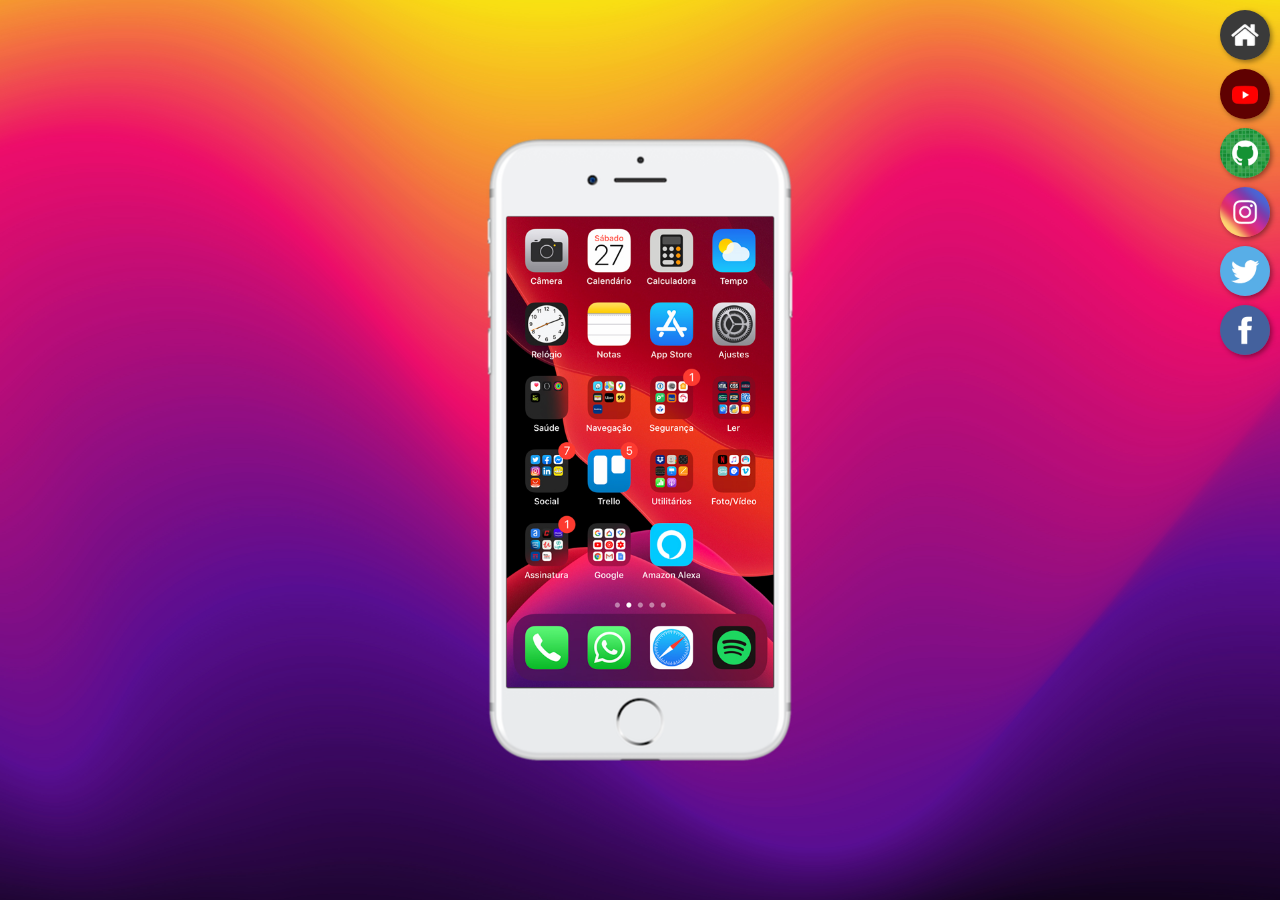
<file: index.html>
<!DOCTYPE html>
<html lang="pt-br">
<head>
    <meta charset="UTF-8">
    <meta name="viewport" content="width=device-width, initial-scale=1.0">
    <title>Projeto Redes Sociais</title>
    <link rel="shortcut icon" href="imagens/favicon.ico" type="image/x-icon">
    <link rel="stylesheet" href="estilos/style.css">
</head>
<body>
    <main>
        <section id="telefone">
            <iframe src="home.html" name="tela" id="tela" frameborder="0"></iframe>
        </section>
        <section id="redes-sociais">
            <a href="home.html" target="tela"> <img src="imagens/logo-home.jpg" alt="home"></a><br>
            <a href="youtube.html" target="tela"><img src="imagens/logo-youtube.jpg" alt="youtube"></a><br>
            <a href="github.html" target="tela"><img src="imagens/logo-github.jpg" alt="github"></a><br>
            <a href="instagram.html" target="tela"><img src="imagens/logo-instagram.jpg" alt="instagram"></a><br>
            <a href="x.html" target="tela"><img src="imagens/logo-twitter.jpg" alt="twiiter"></a><br>
            <a href="facebook.html" target="tela"><img src="imagens/logo-facebook.jpg" alt=""></a>
        </section>
    </main>
    
</body>
</html>
</file>
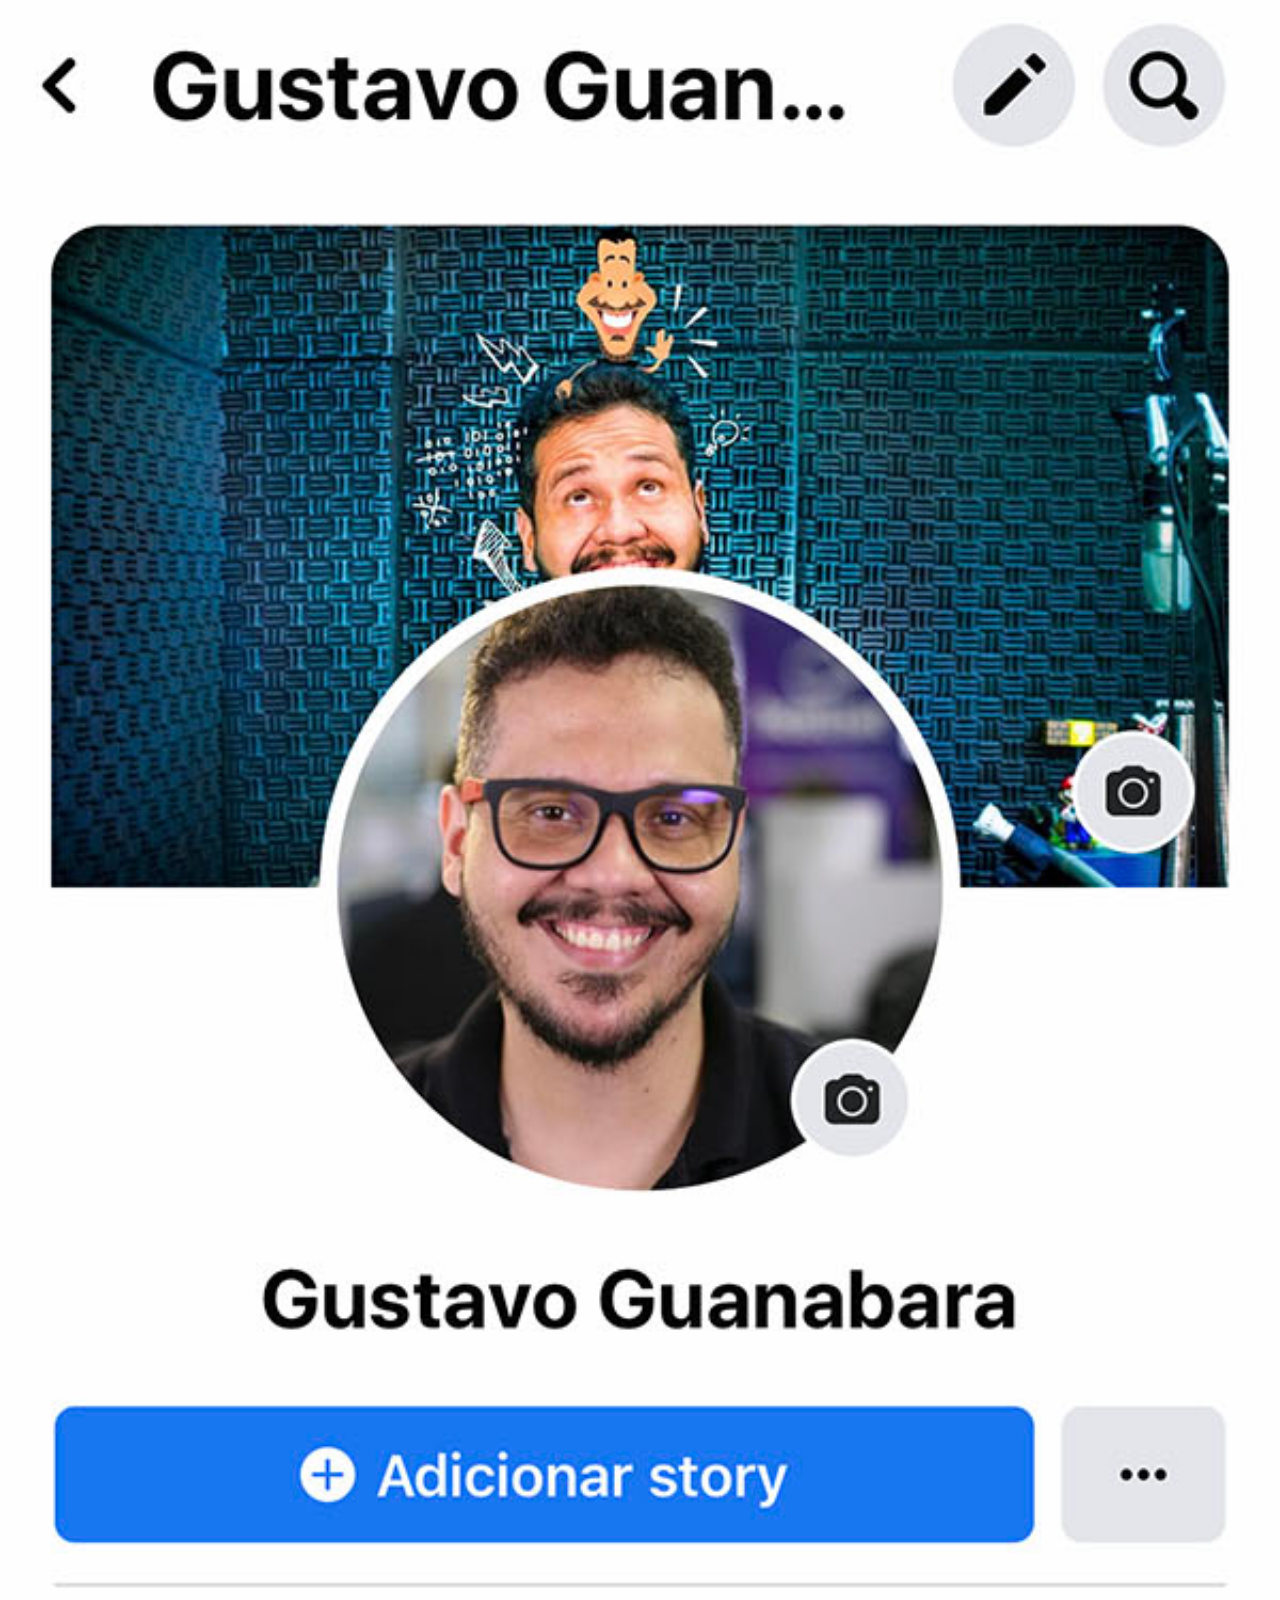
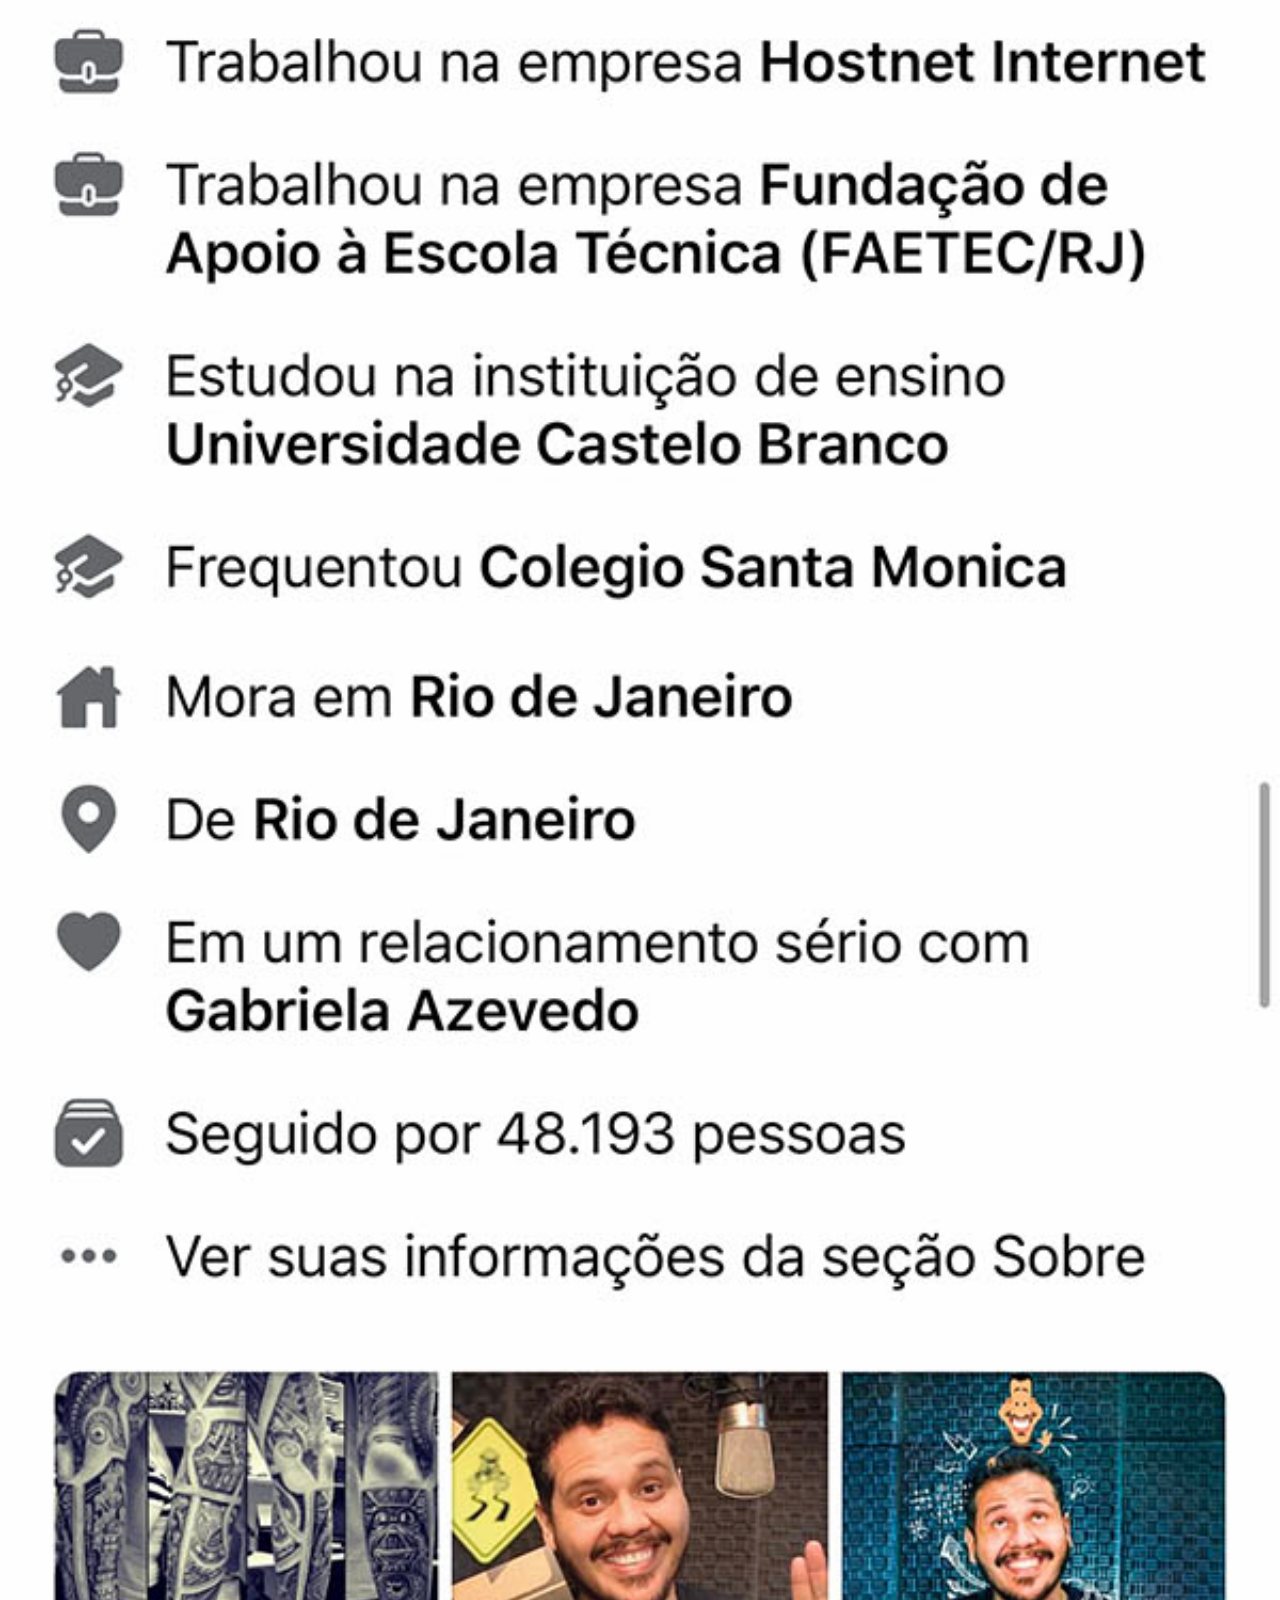
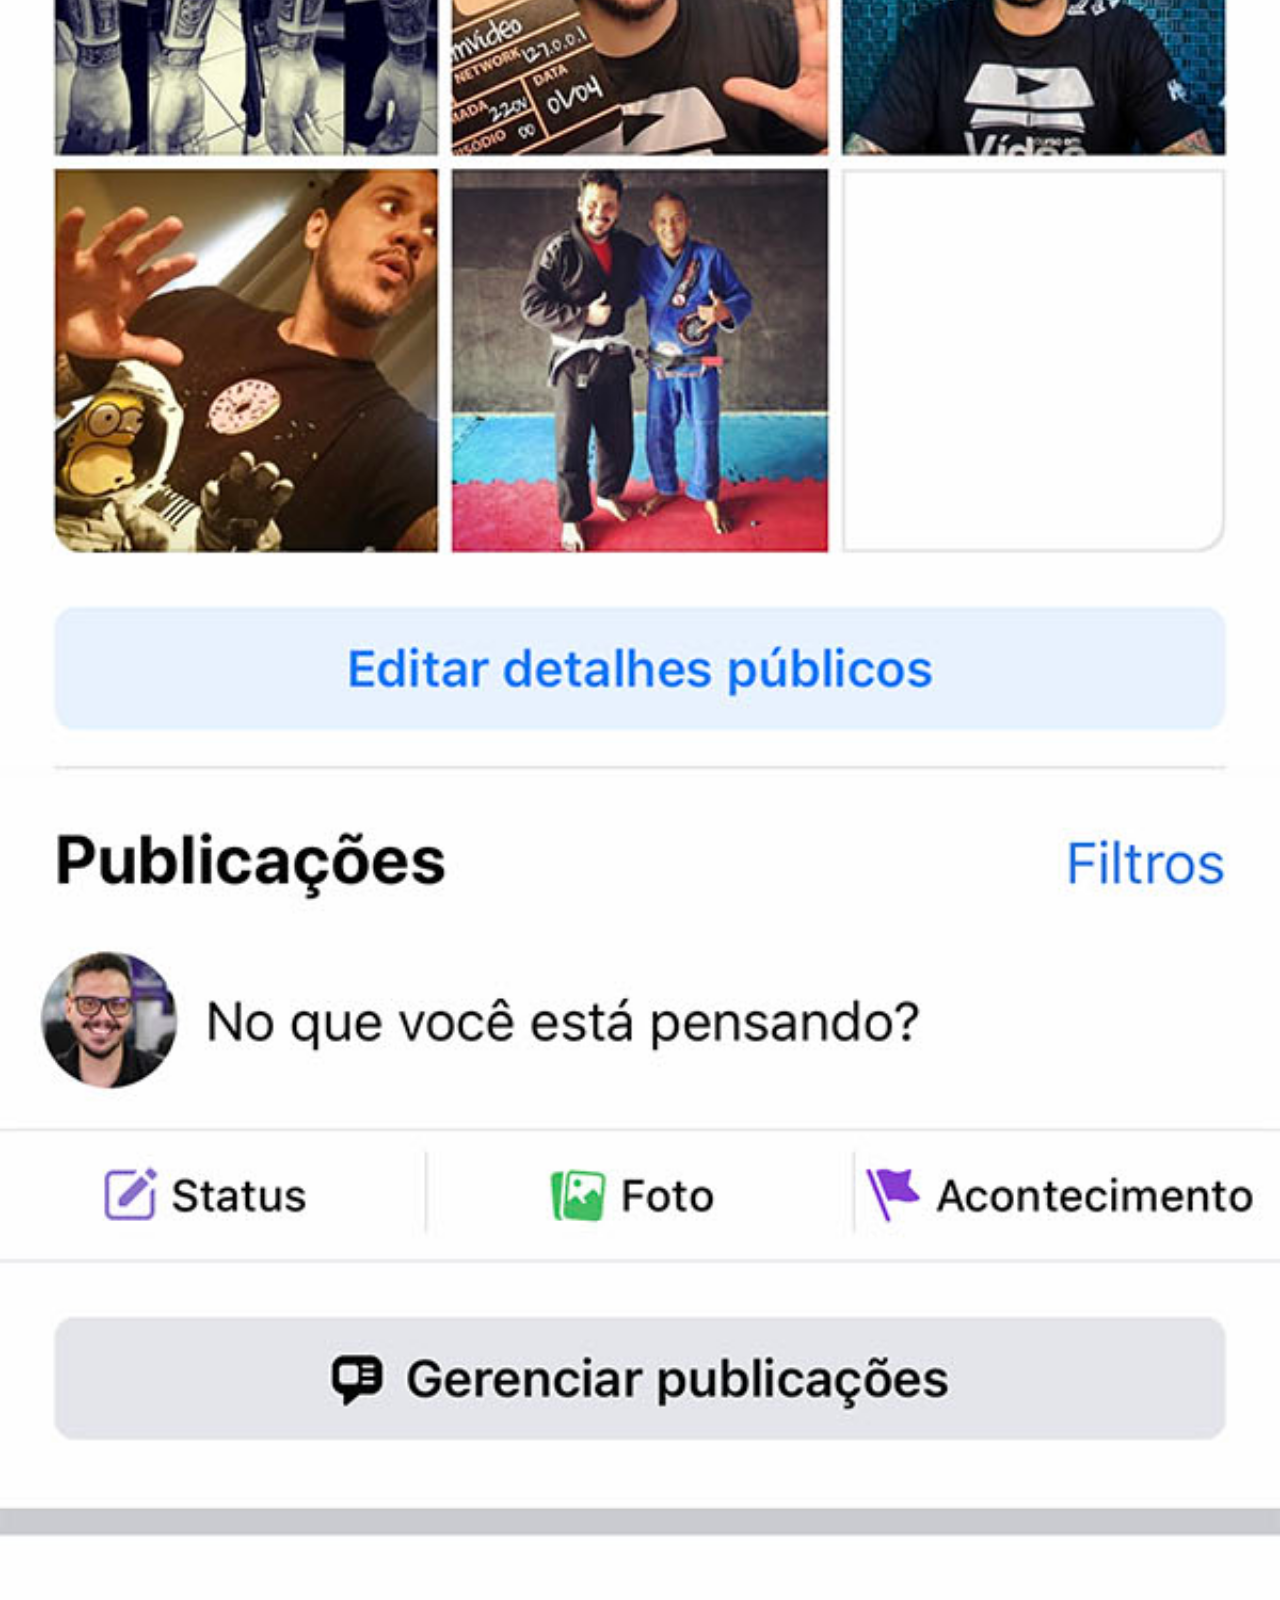
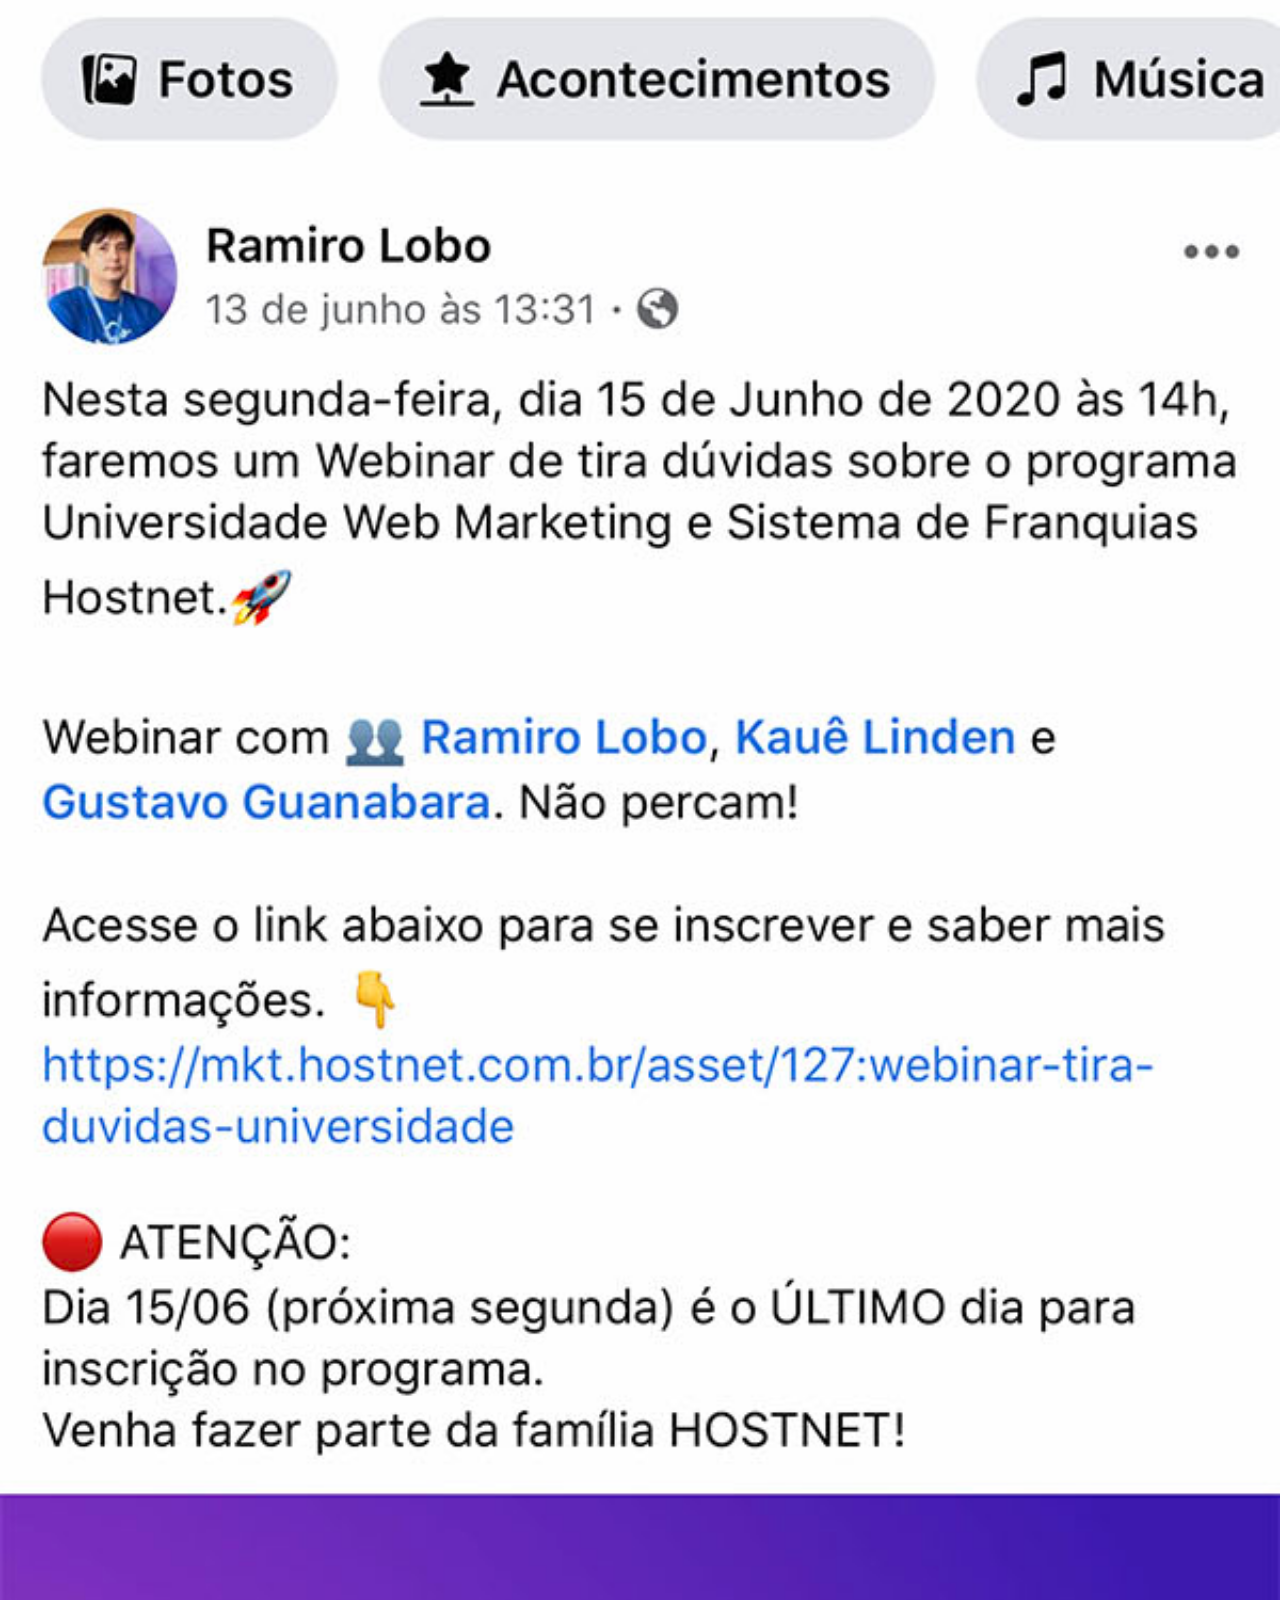
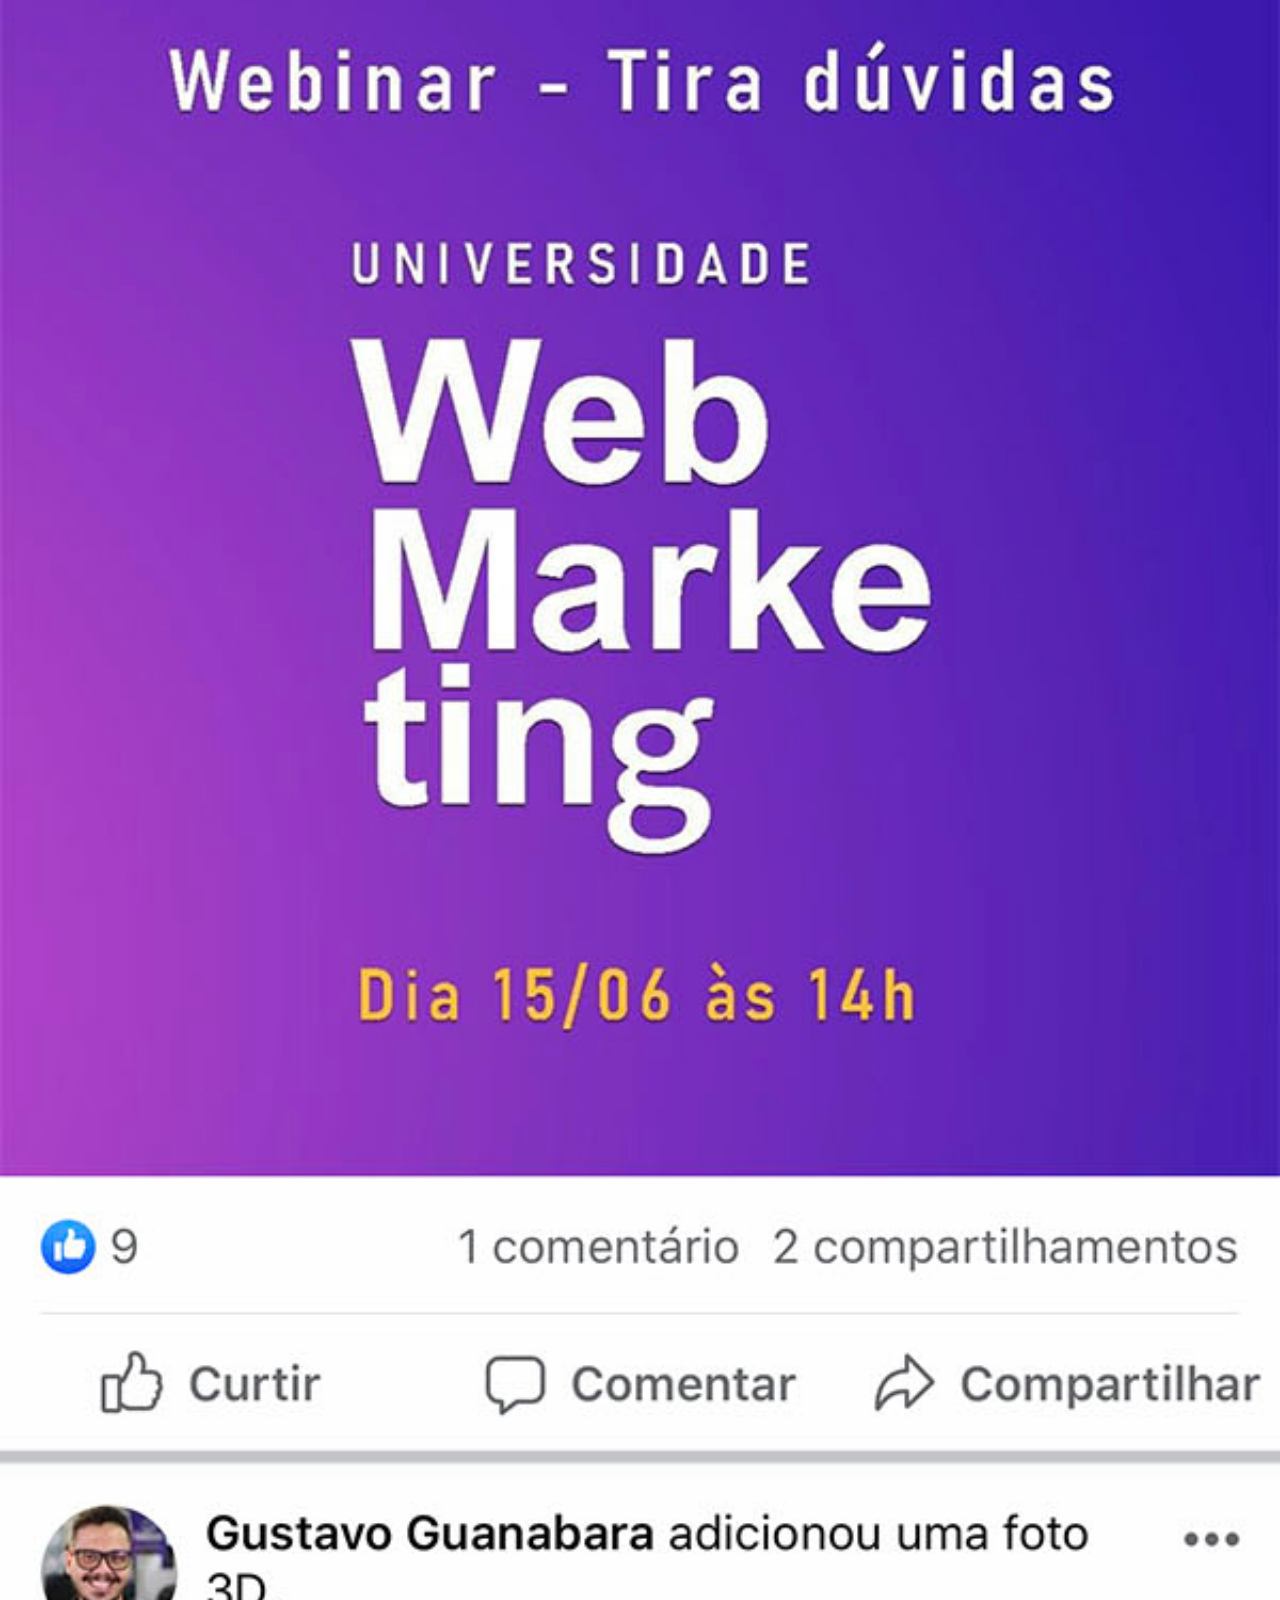
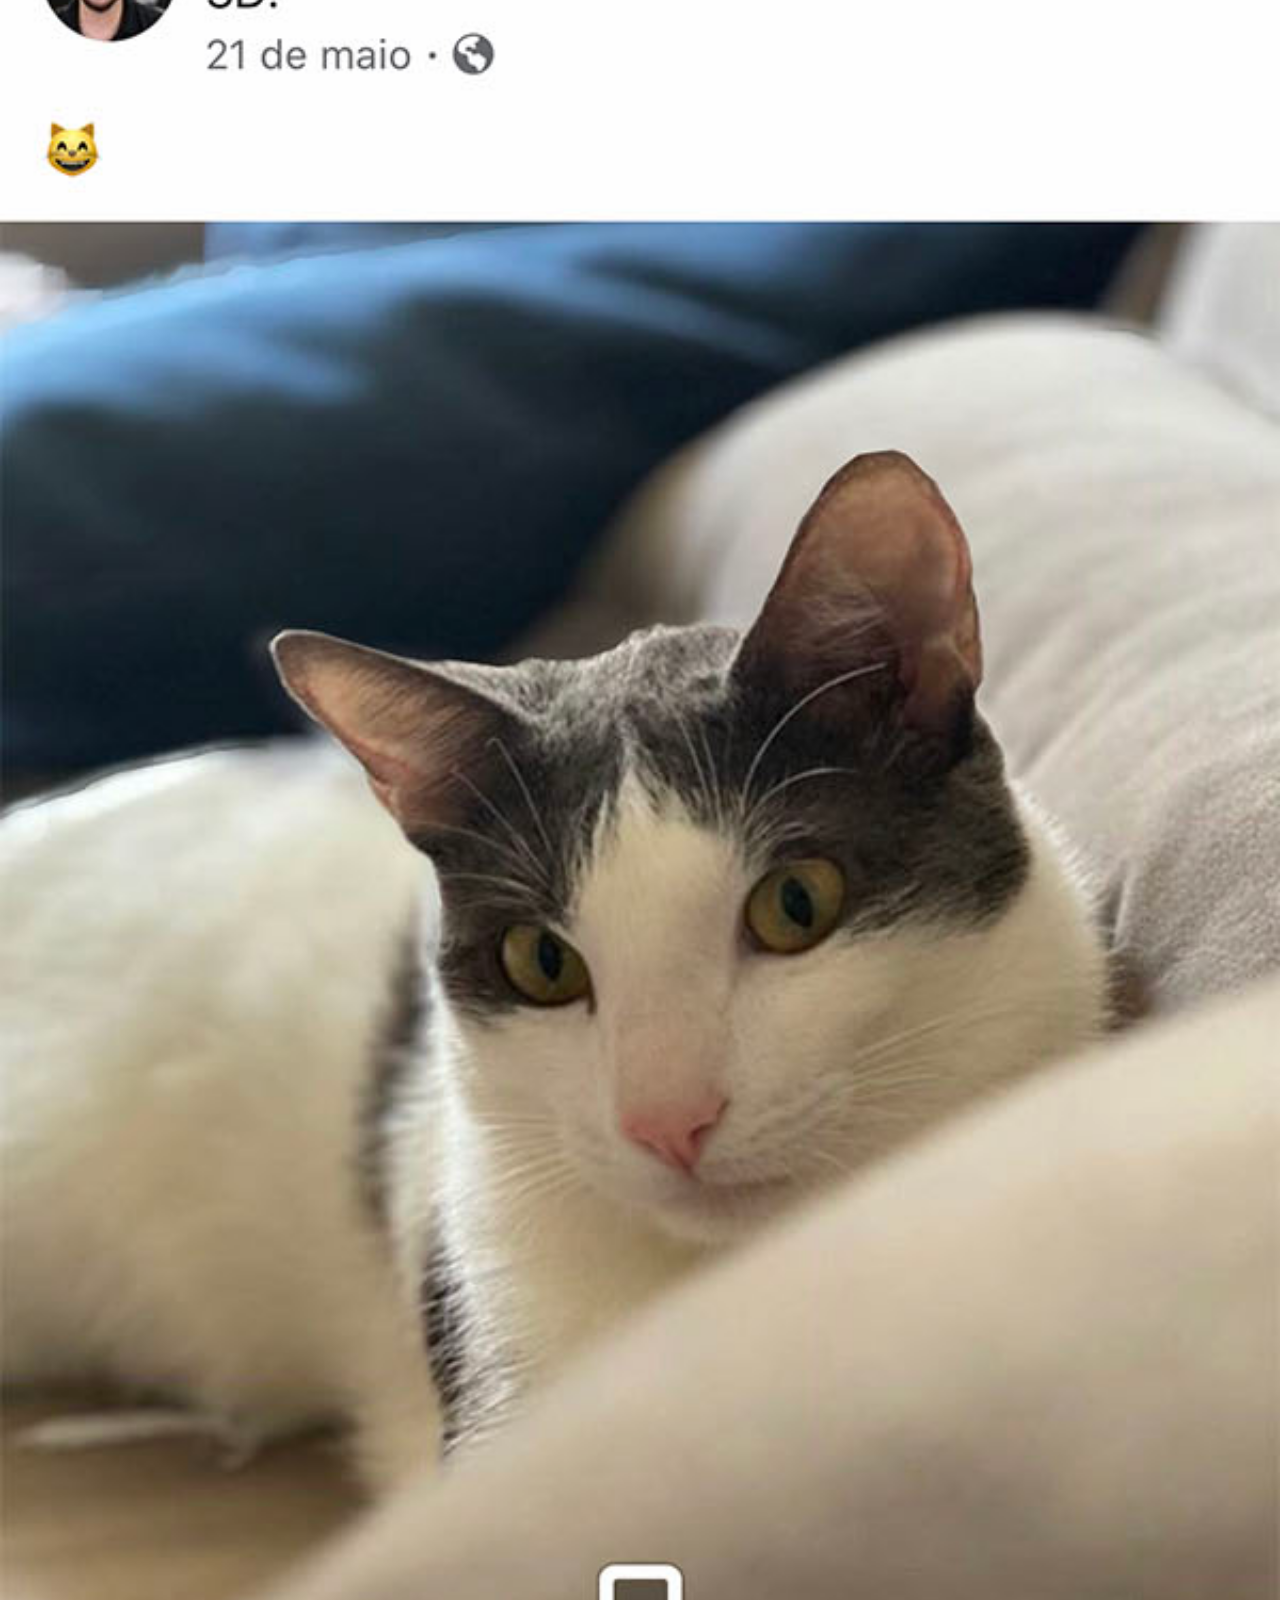
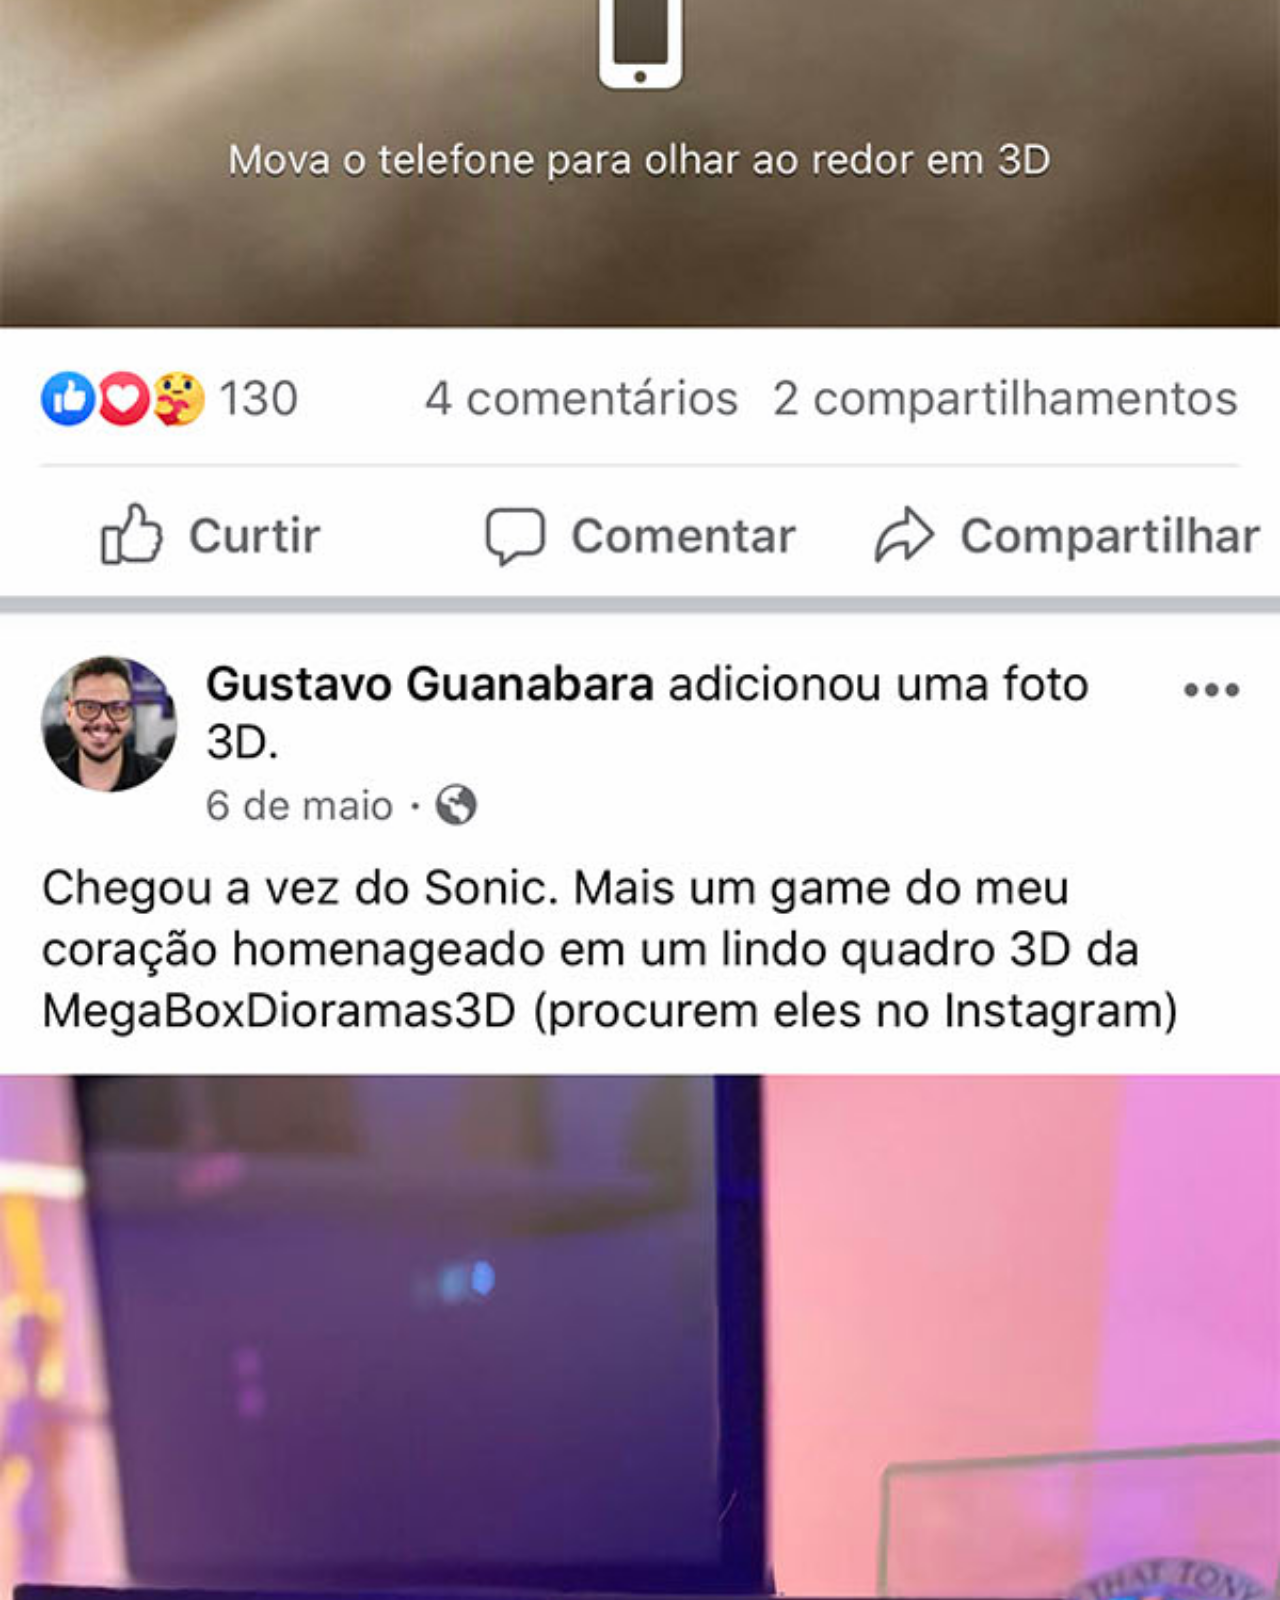
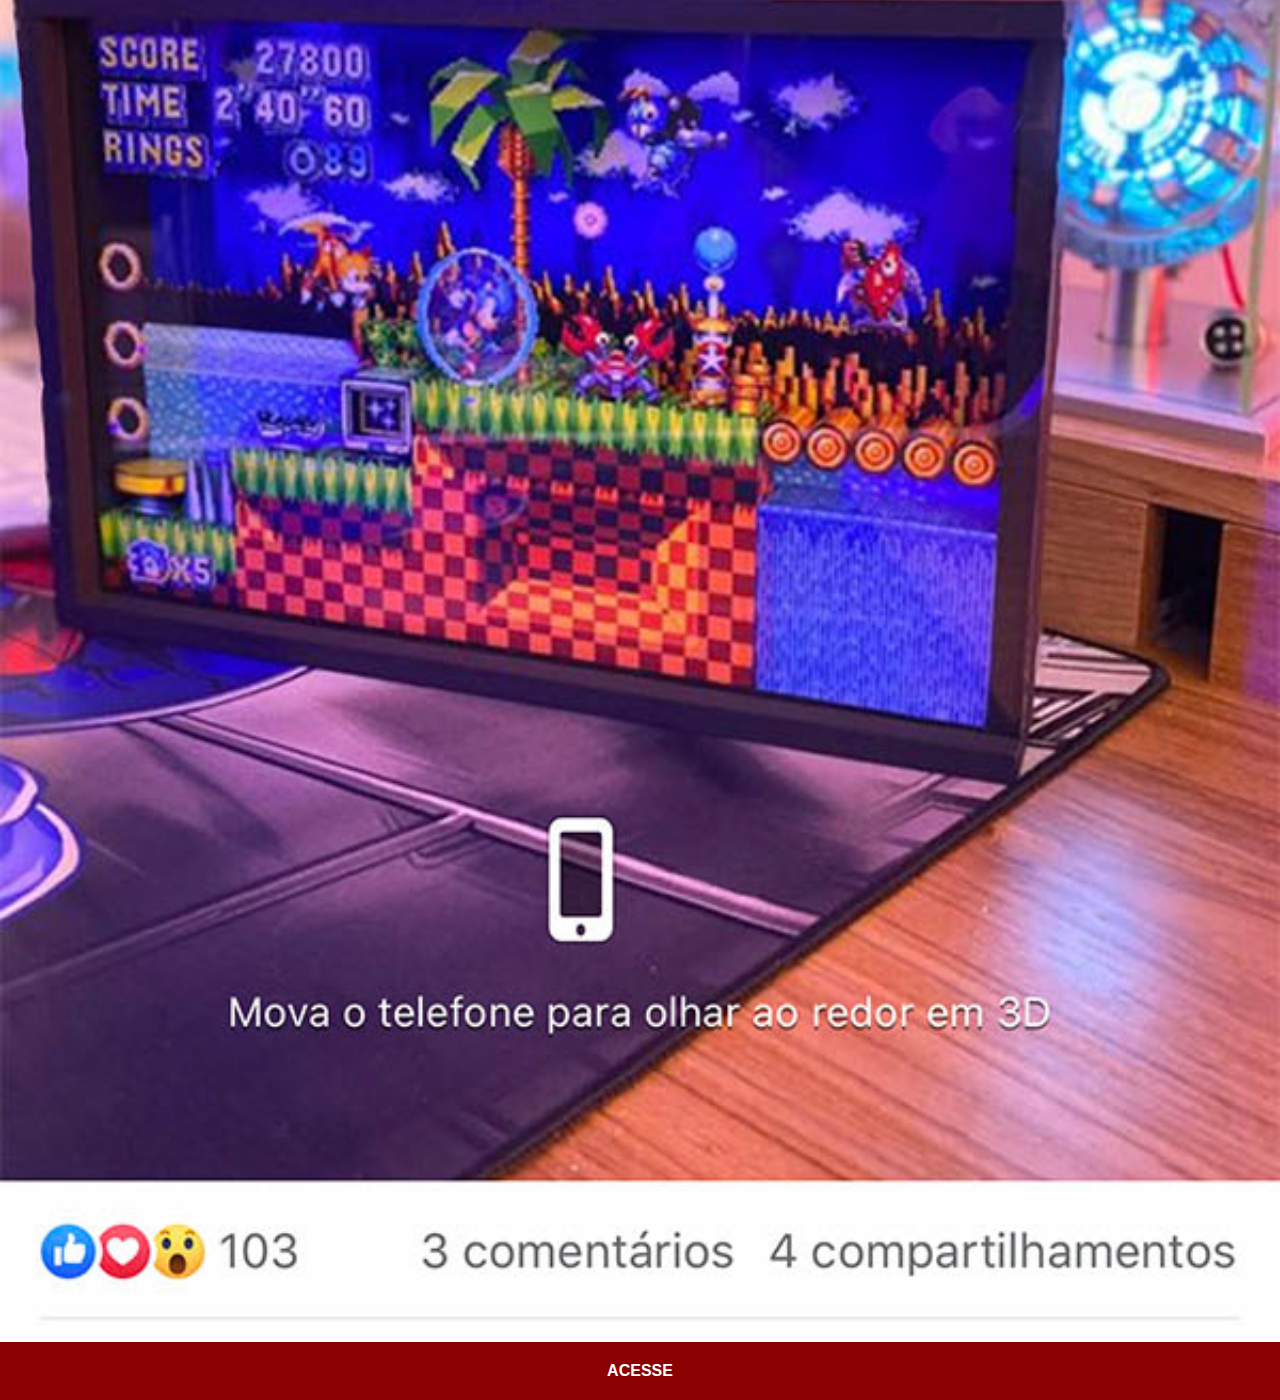
<file: facebook.html>
<!DOCTYPE html>
<html lang="pt-br">
<head>
    <meta charset="UTF-8">
    <meta name="viewport" content="width=device-width, initial-scale=1.0">
    <title>Facebook</title>
    <link rel="stylesheet" href="estilos/social.css">
</head>
<body>
    <img src="imagens/tela-facebook.jpg" alt="Facebook">
    <a href="https://www.facebook.com/">ACESSE</a>
</body>
</html>
</file>
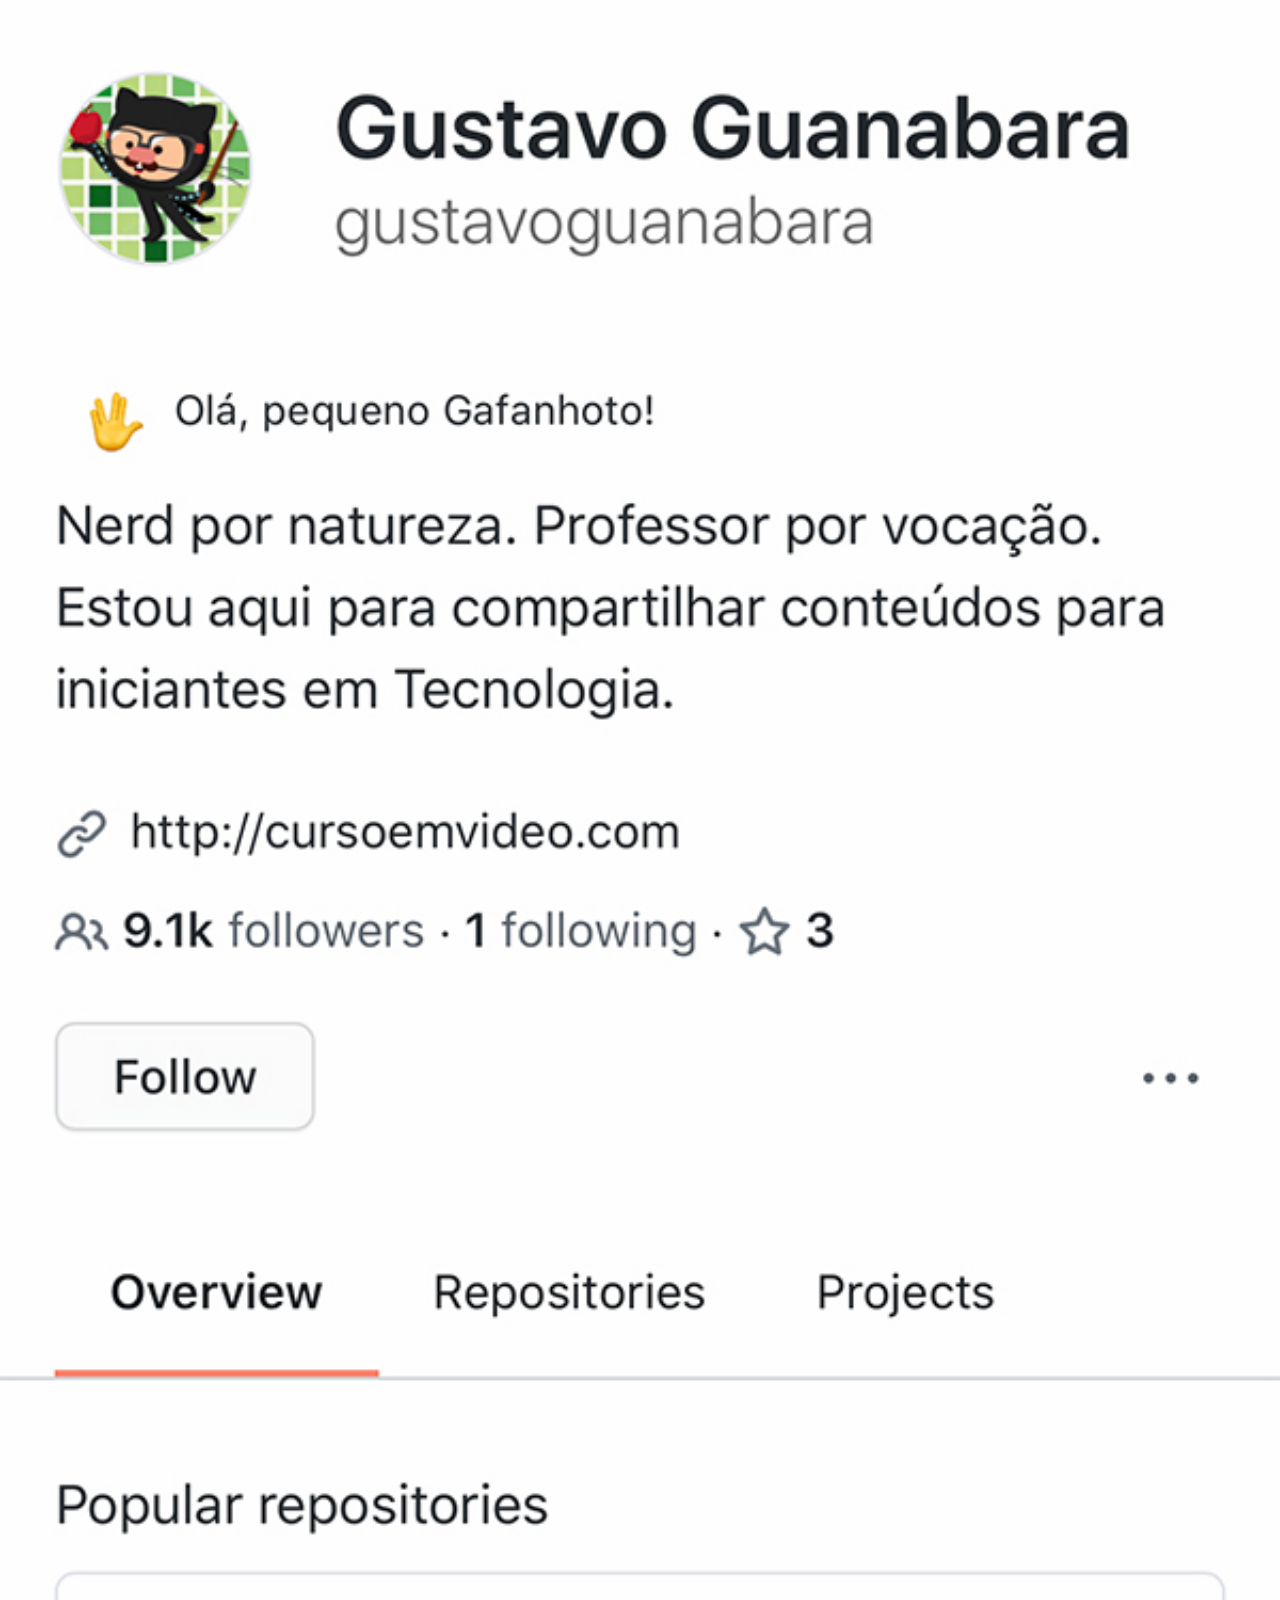
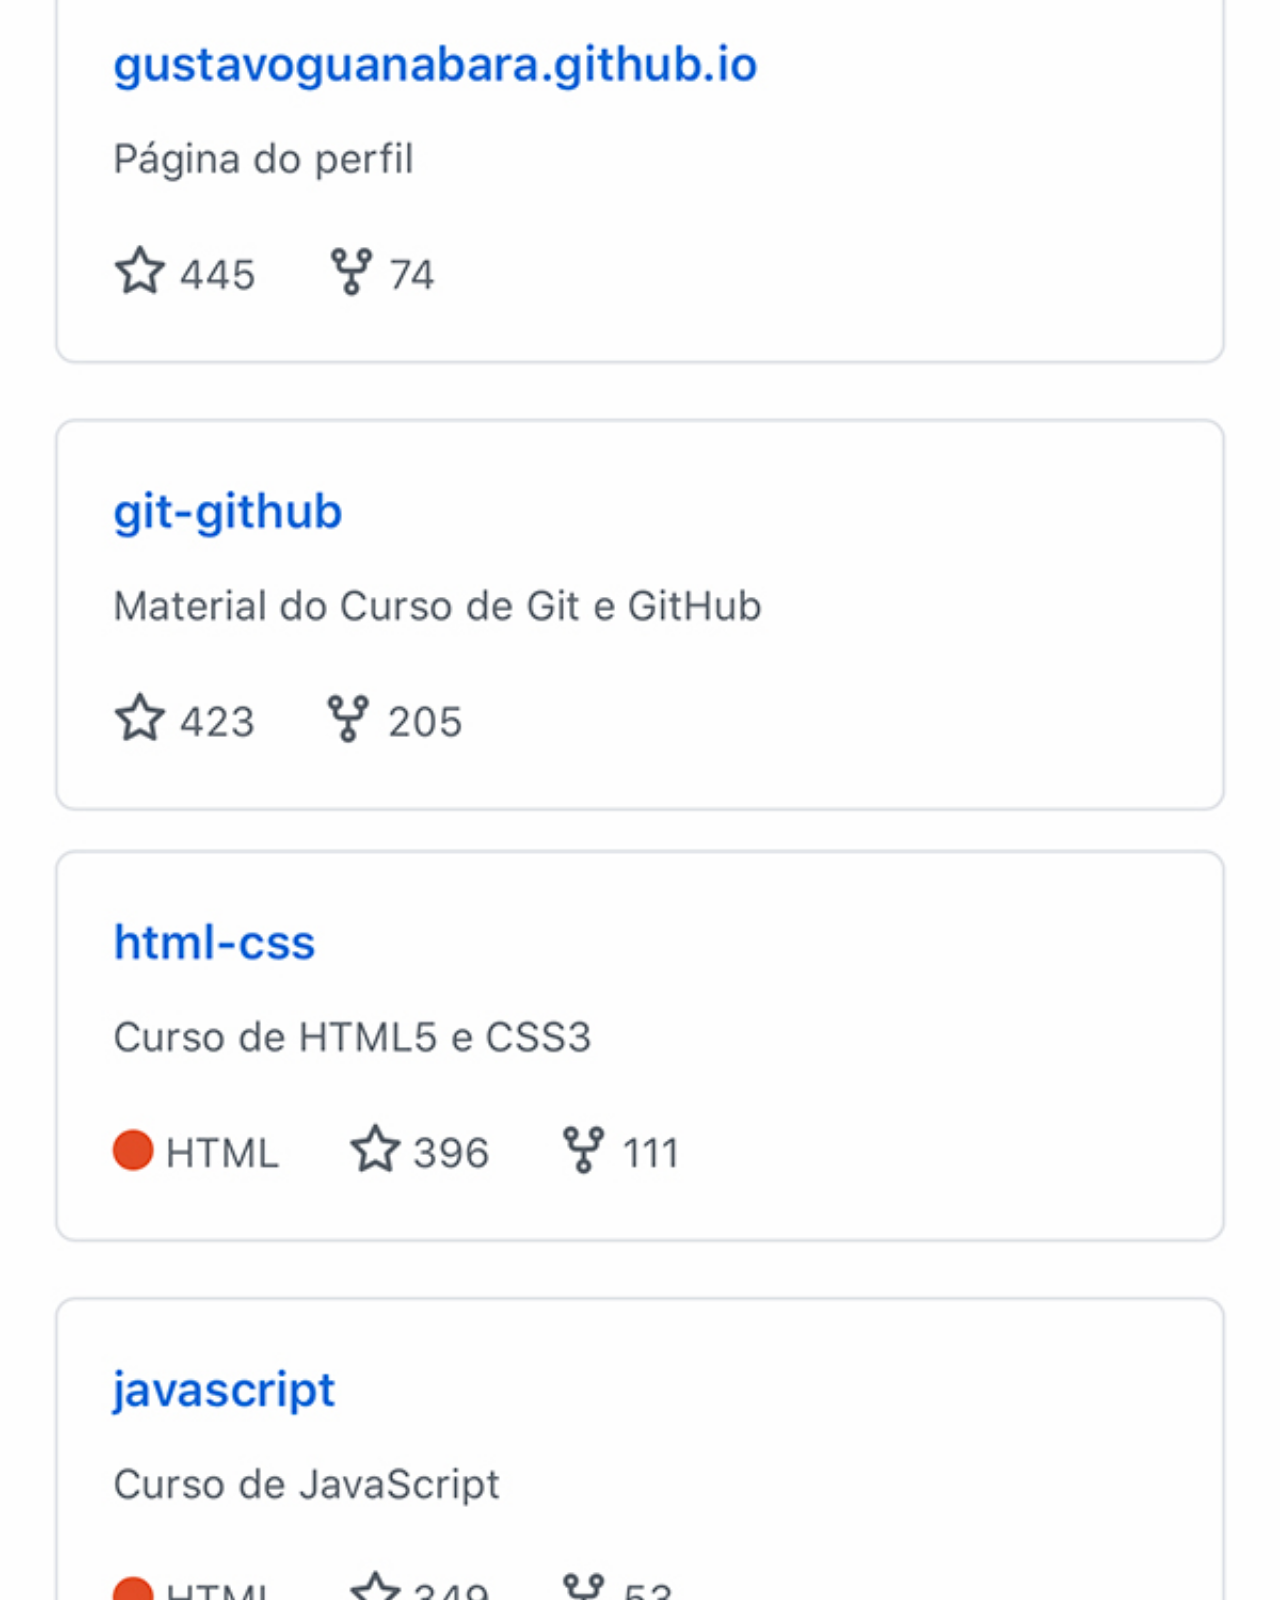
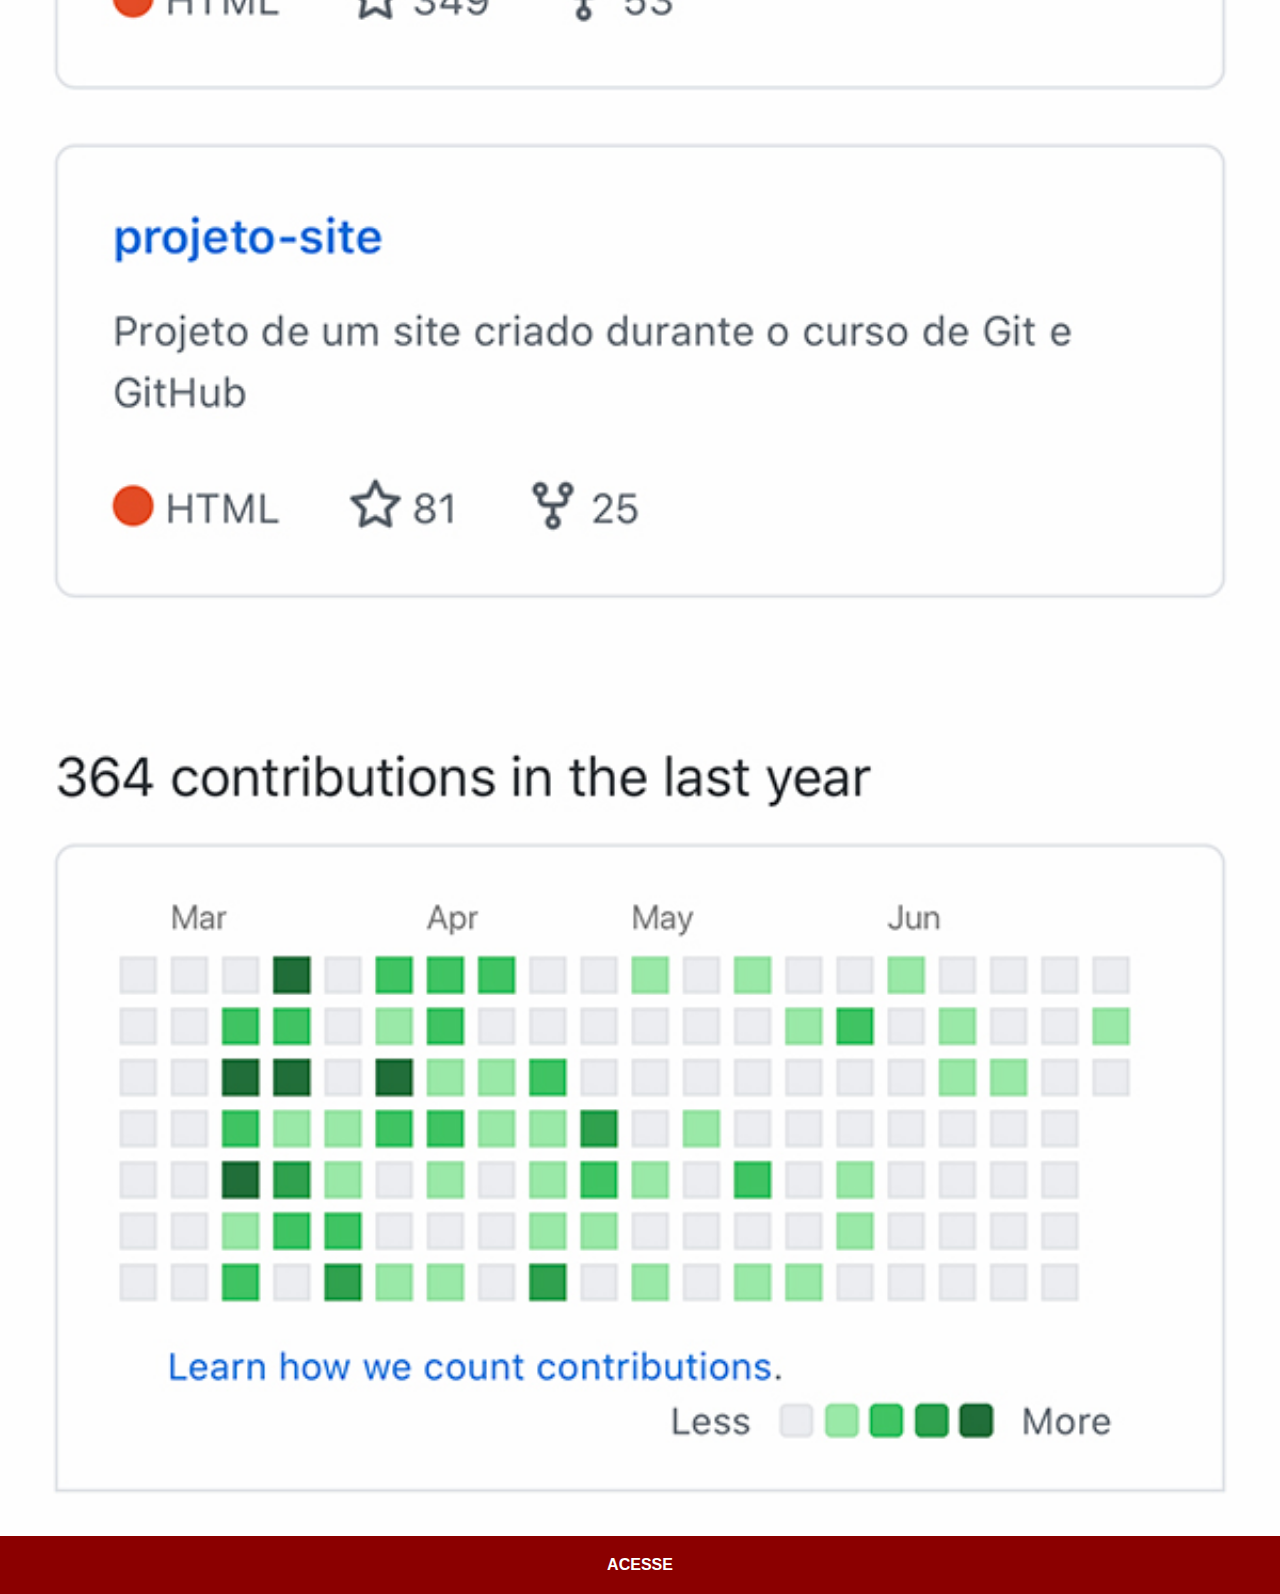
<file: github.html>
<!DOCTYPE html>
<html lang="pt-br">
<head>
    <meta charset="UTF-8">
    <meta name="viewport" content="width=device-width, initial-scale=1.0">
    <title>GitHub</title>
   <link rel="stylesheet" href="estilos/social.css">
</head>
<body>
    <img src="imagens/tela-github.jpg" alt="GitHub">
    <a href="https://github.com/vrb2024">ACESSE</a>
</body>
</html>
</file>
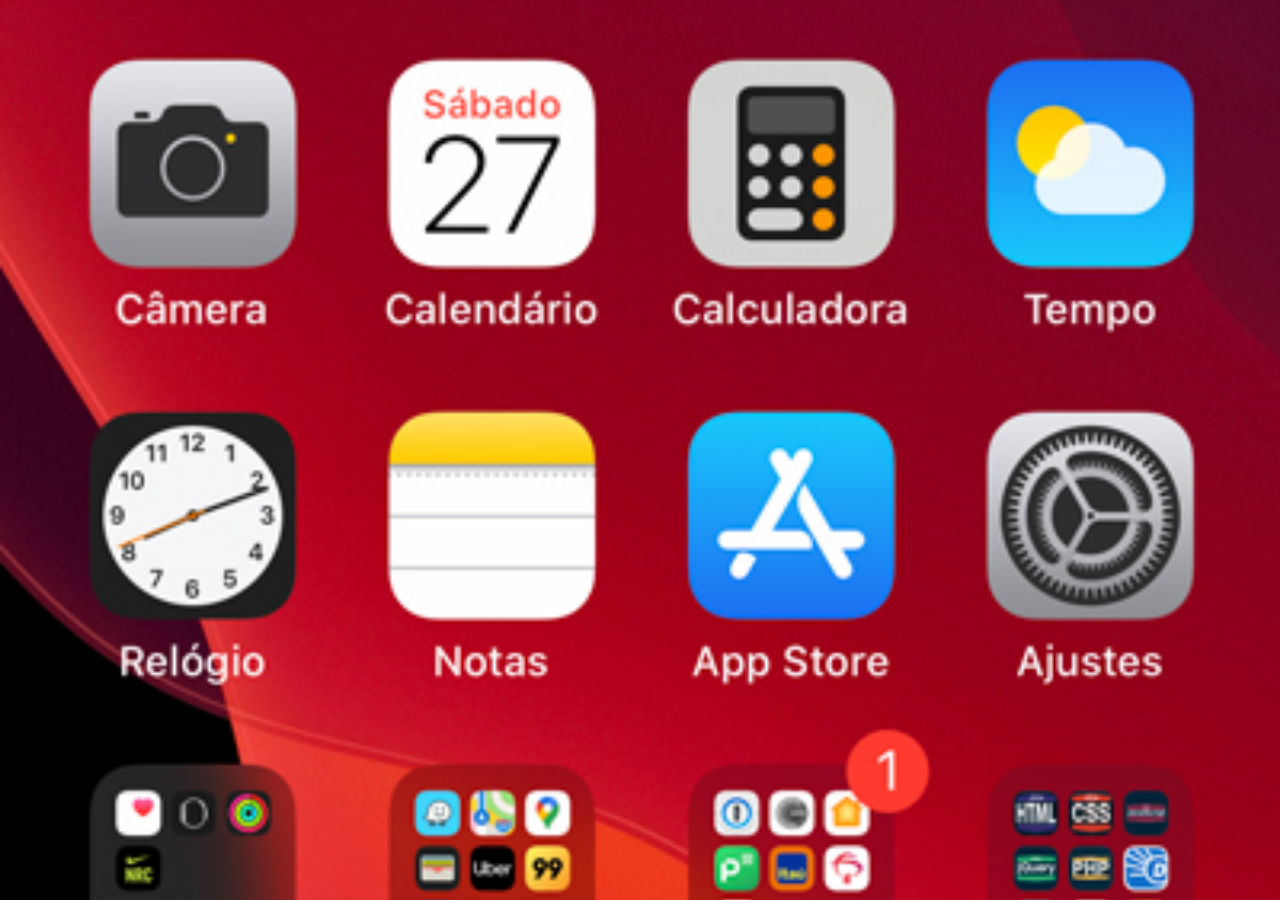
<file: home.html>
<!DOCTYPE html>
<html lang="pt-br">
<head>
    <meta charset="UTF-8">
    <meta name="viewport" content="width=device-width, initial-scale=1.0">
    <title>Home</title>
    <style>
        * {
            margin: 0px;
            padding: 0px;
        }
        body {
            width: 100vw;
            height: 100vh;
            background: url('imagens/tela-home.jpg') no-repeat top center;
            background-size: cover;
        }
    </style>
</head>
<body>
    
</body>
</html>
</file>
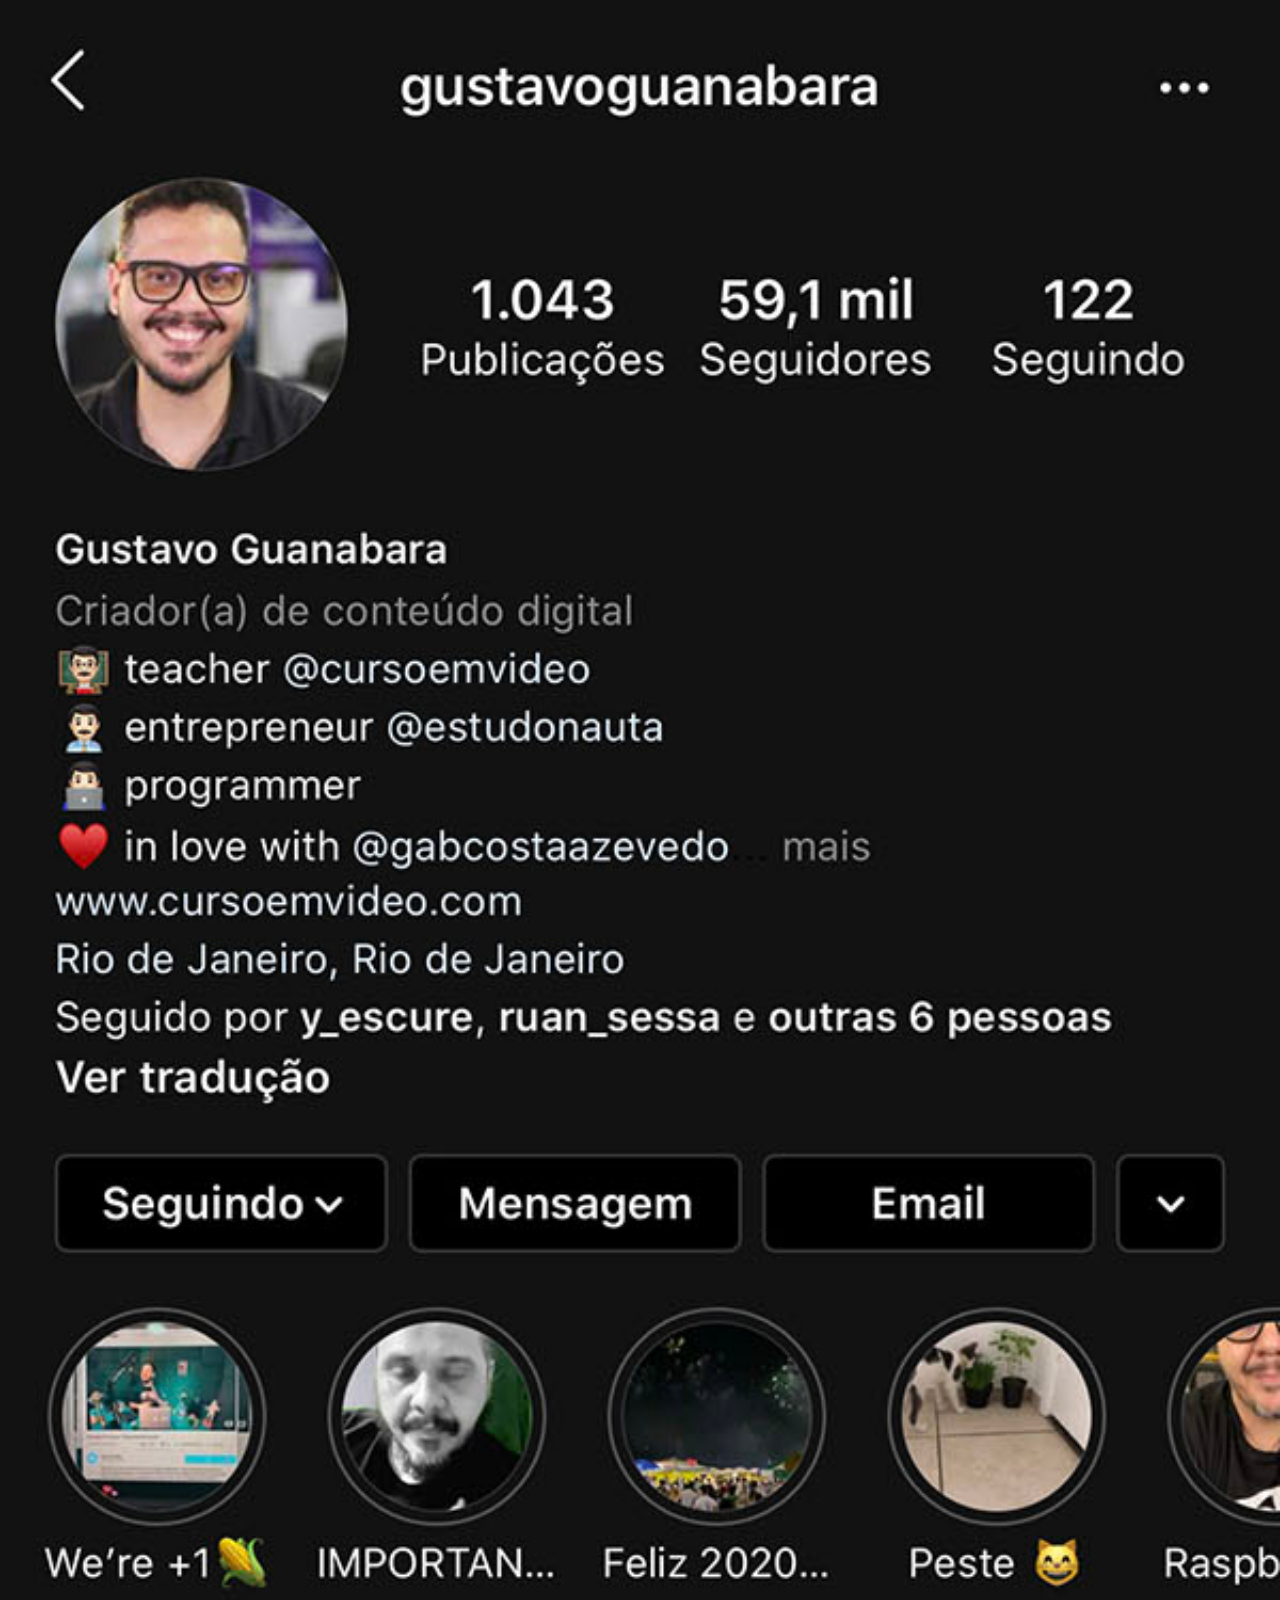
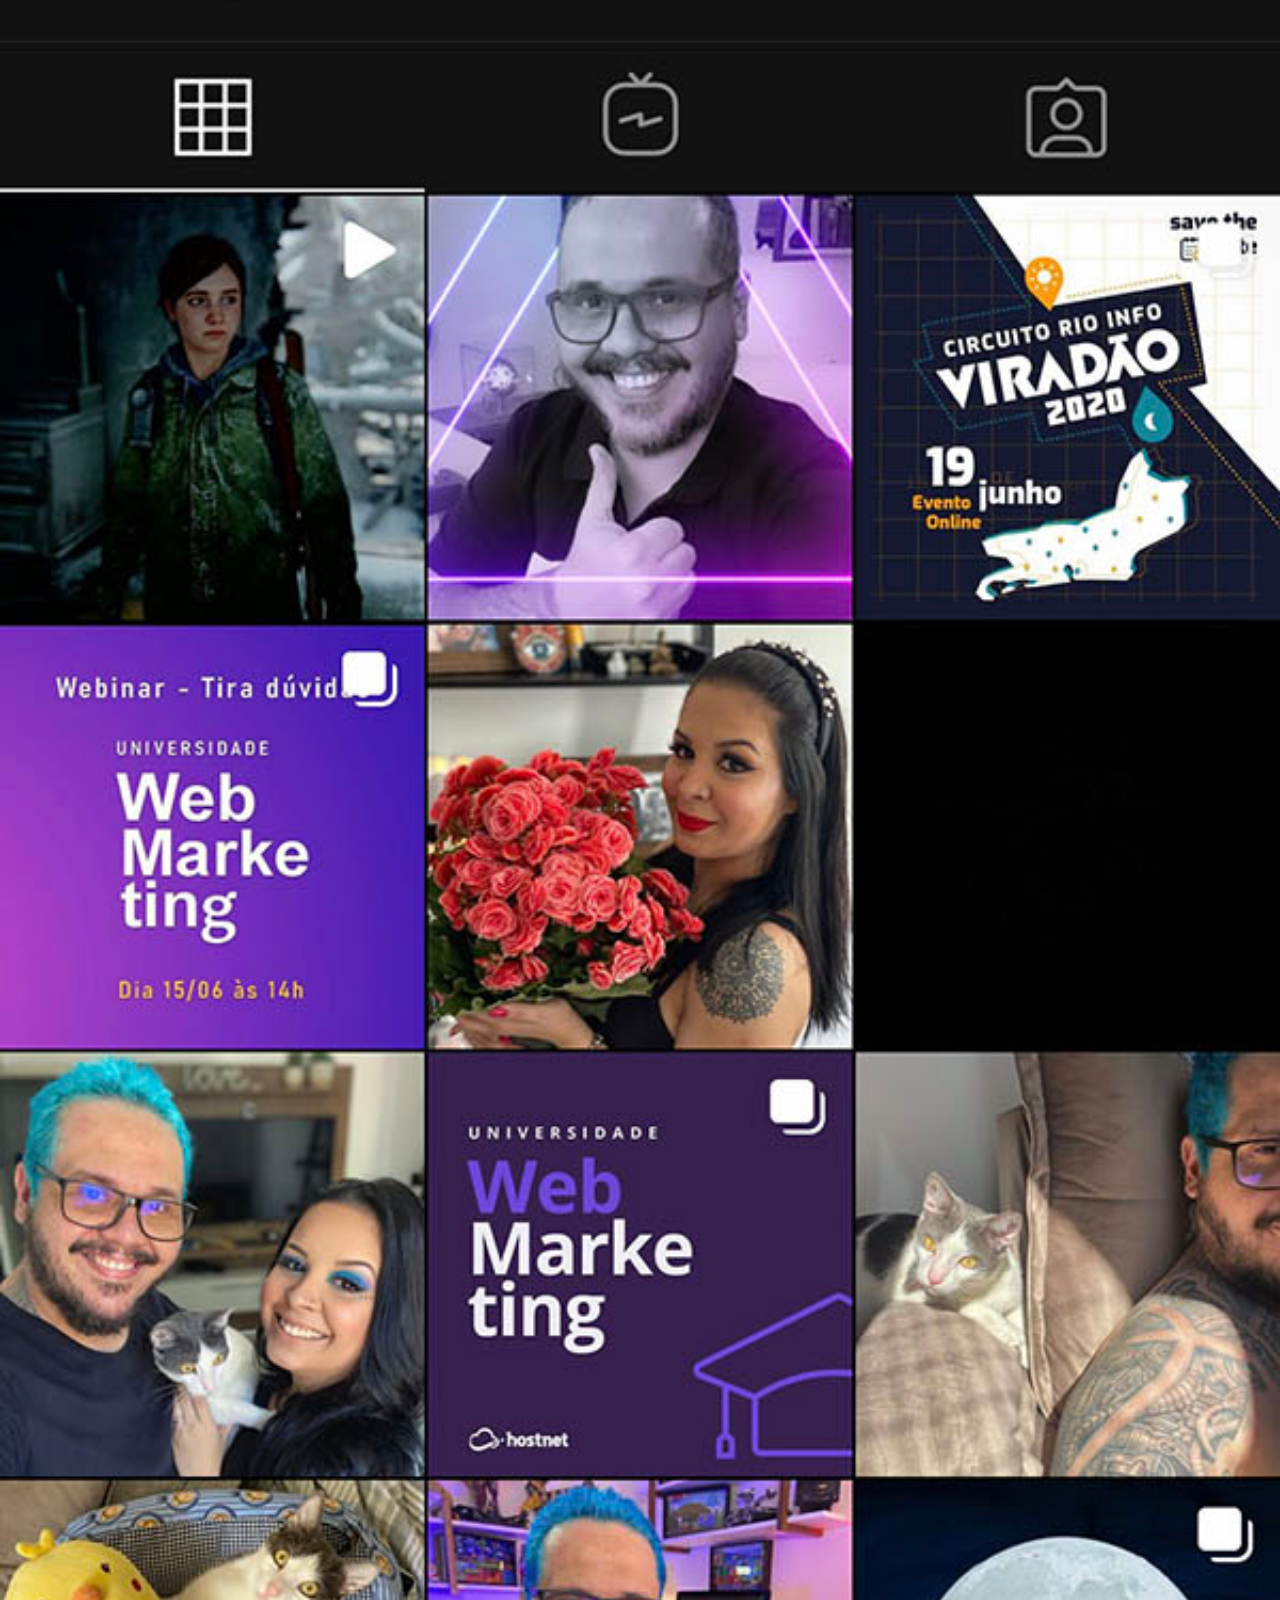
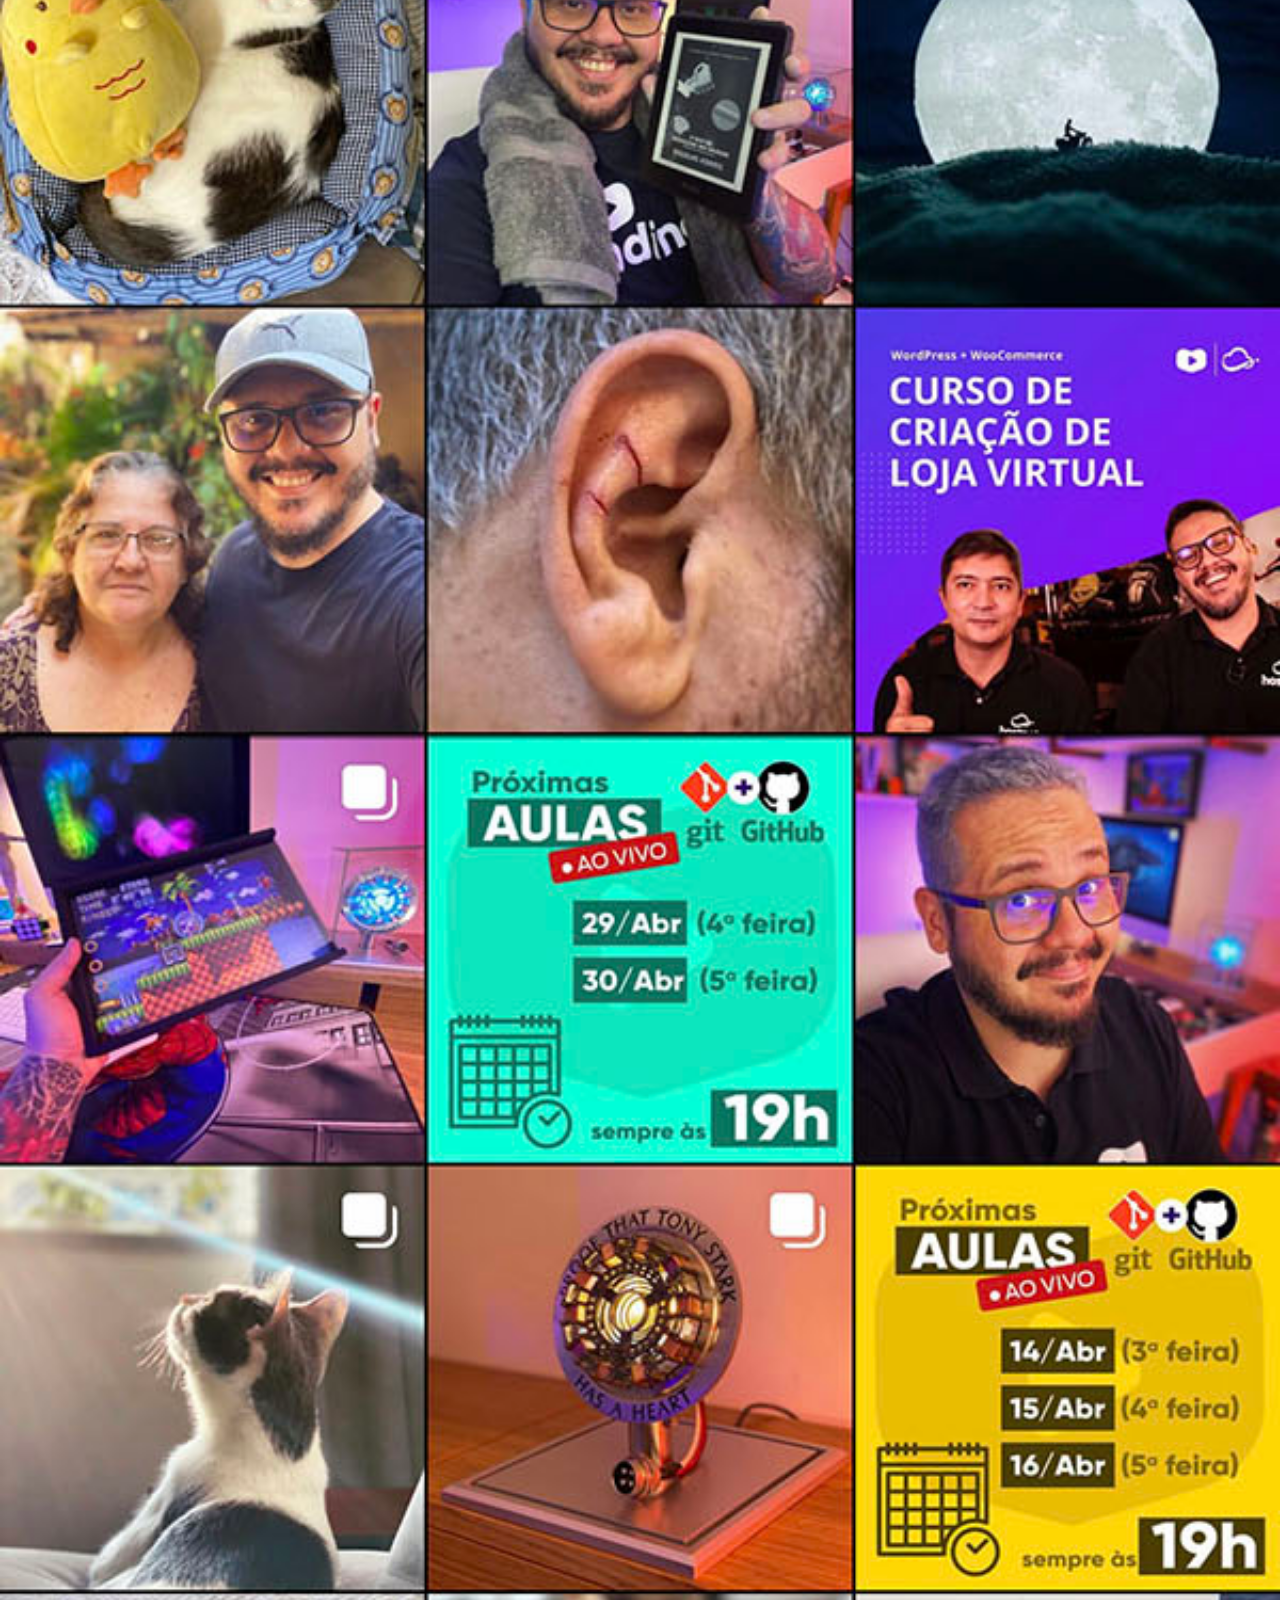
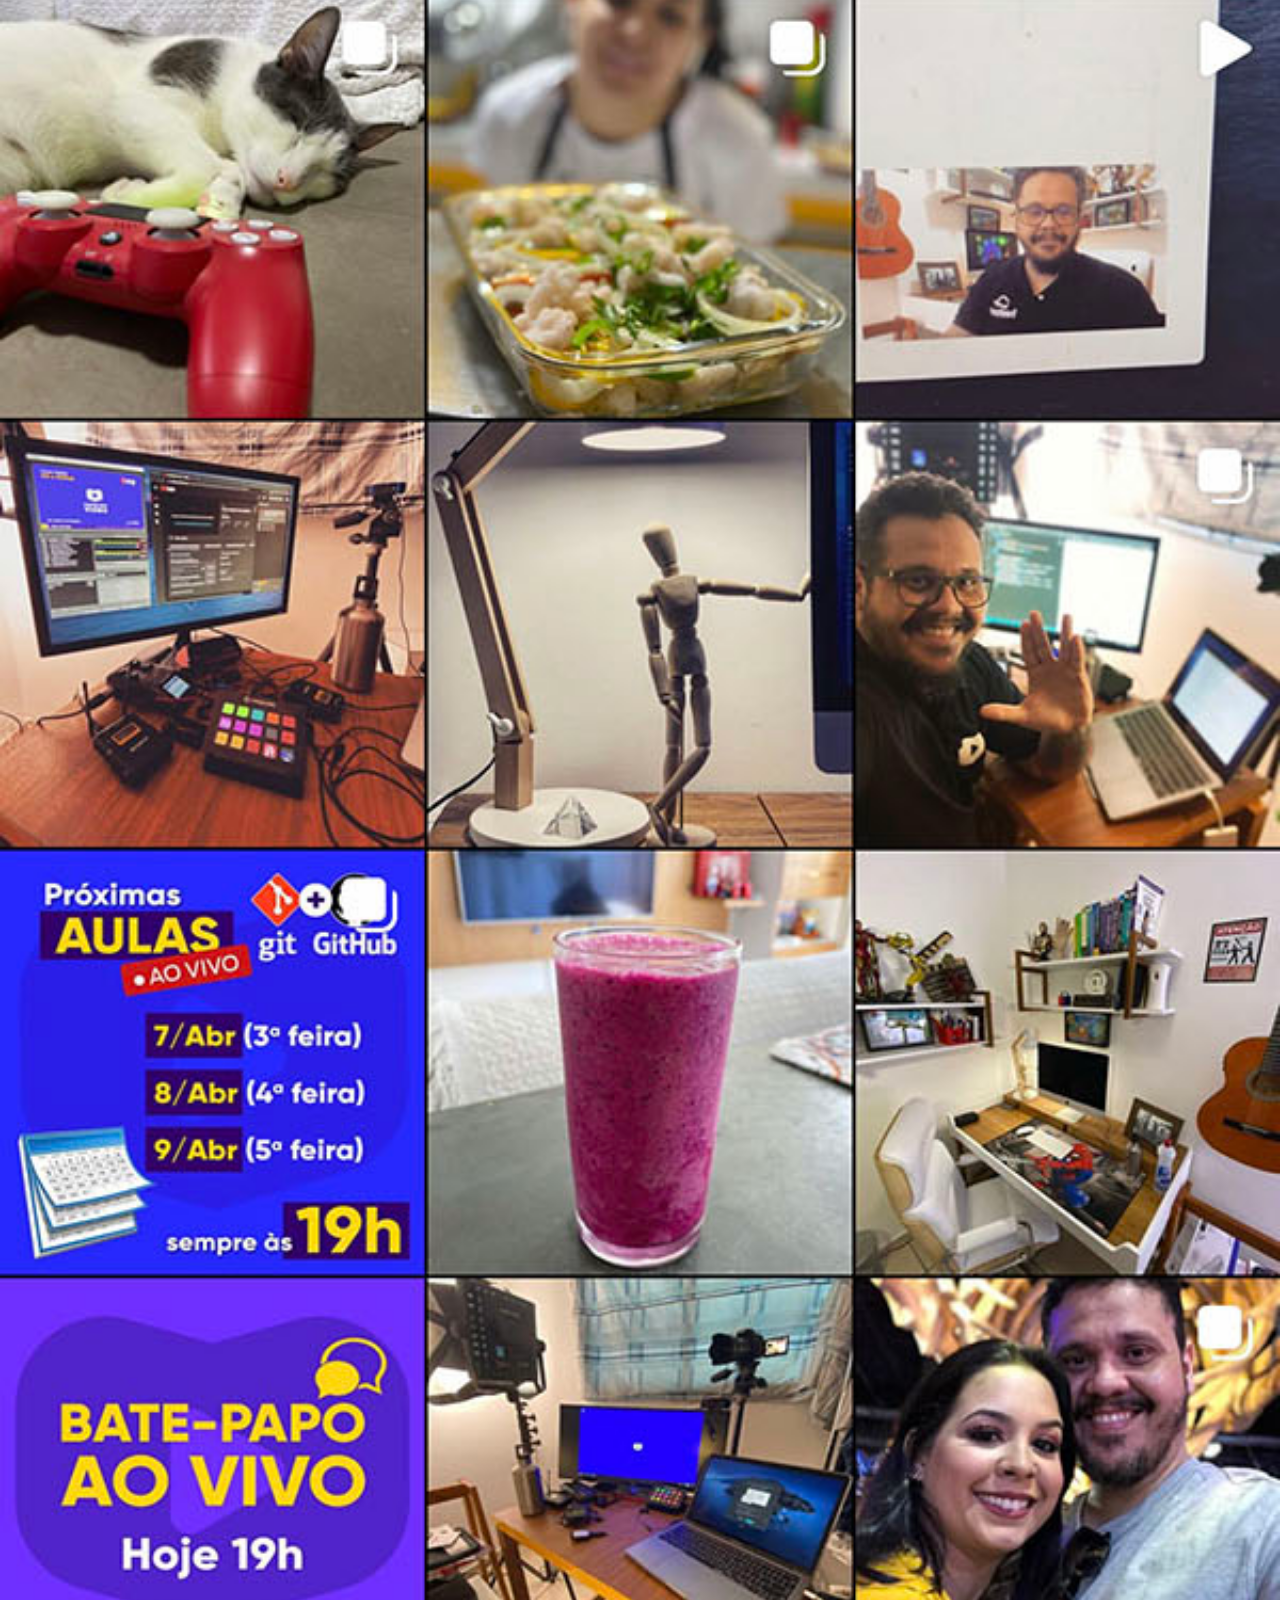
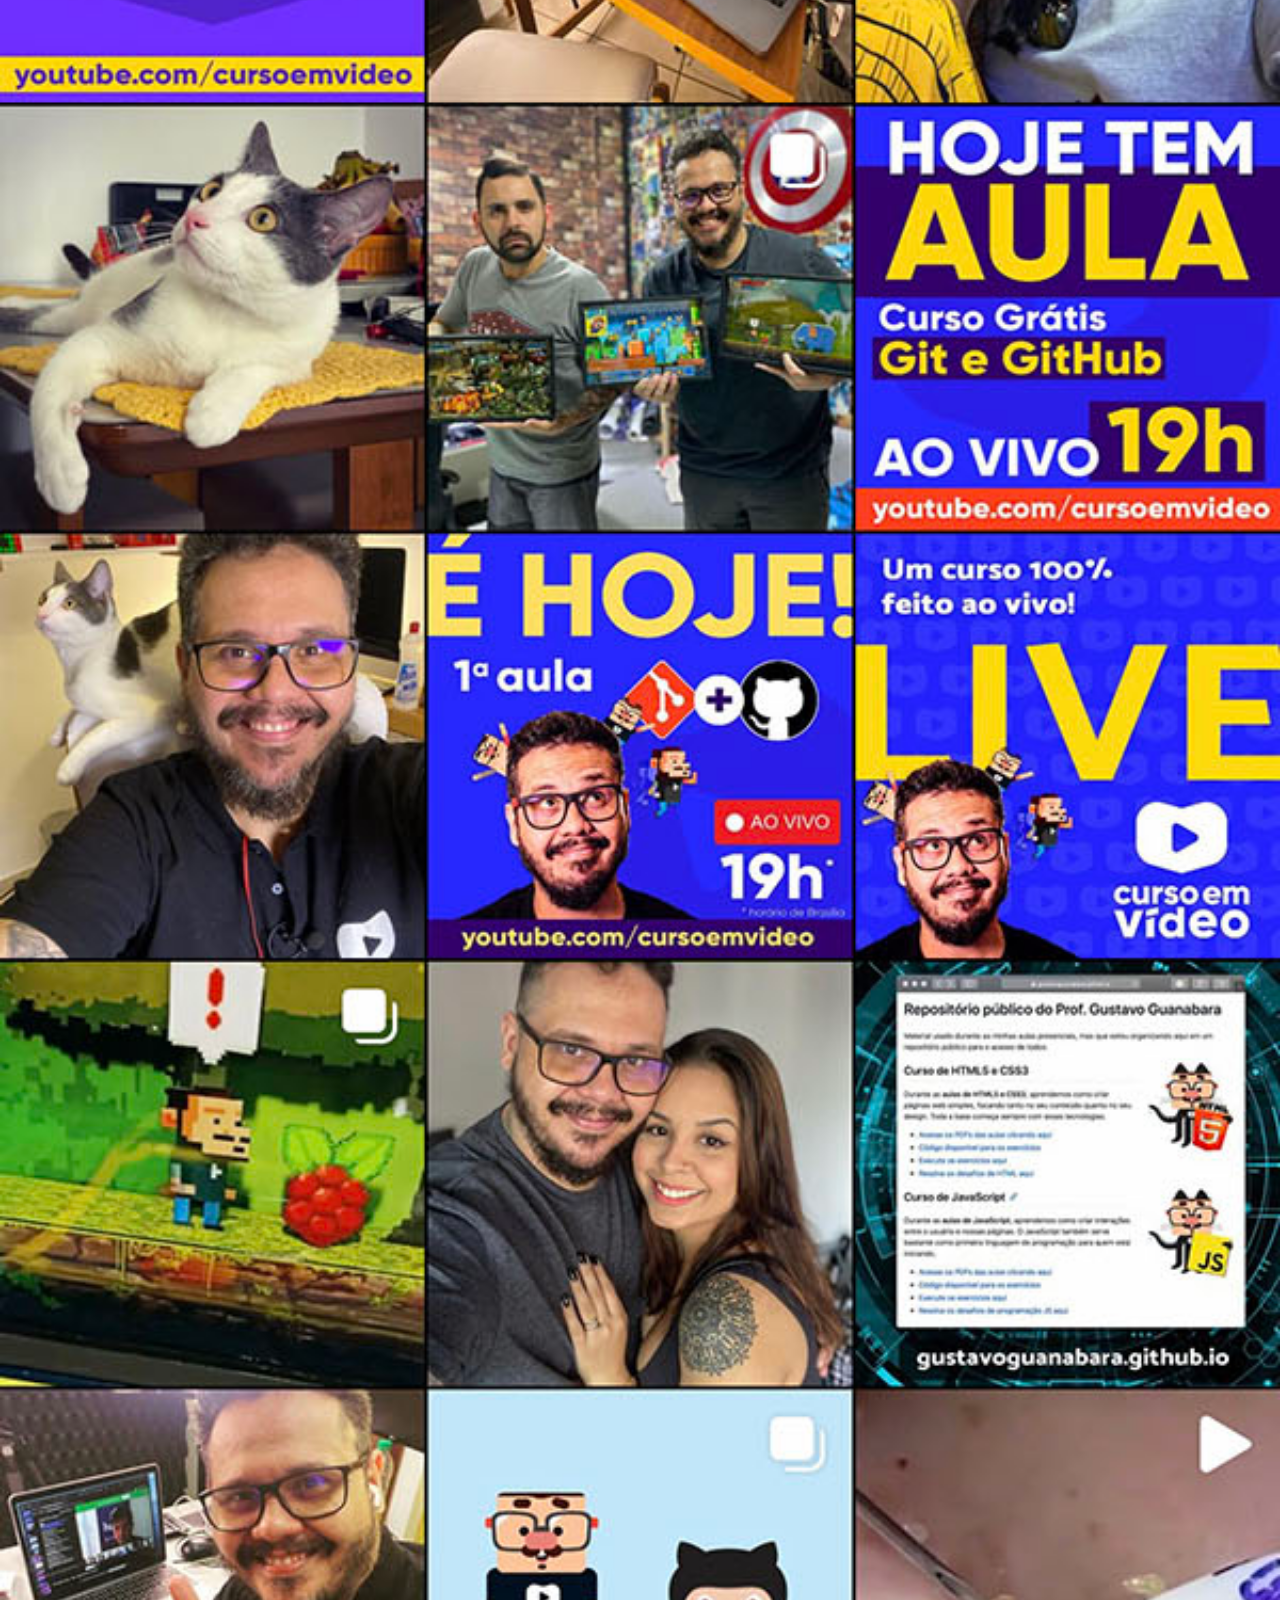
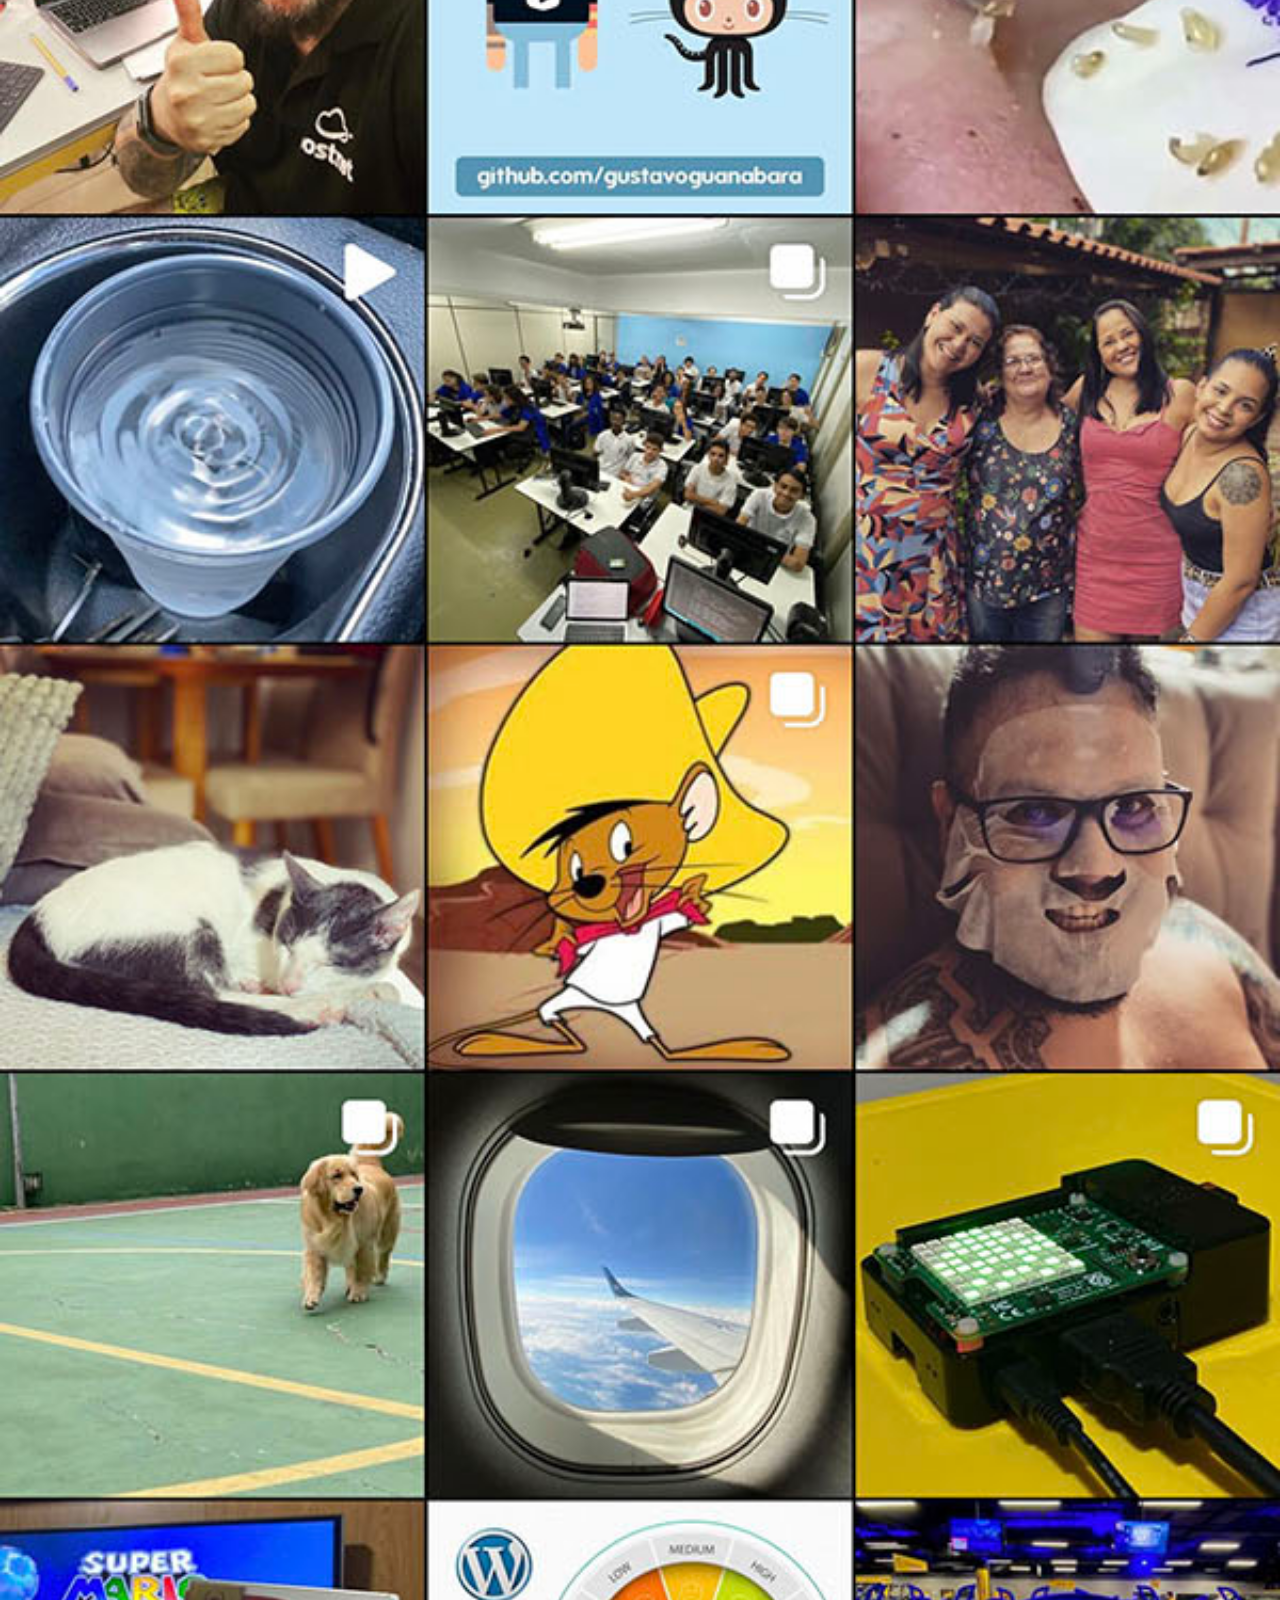
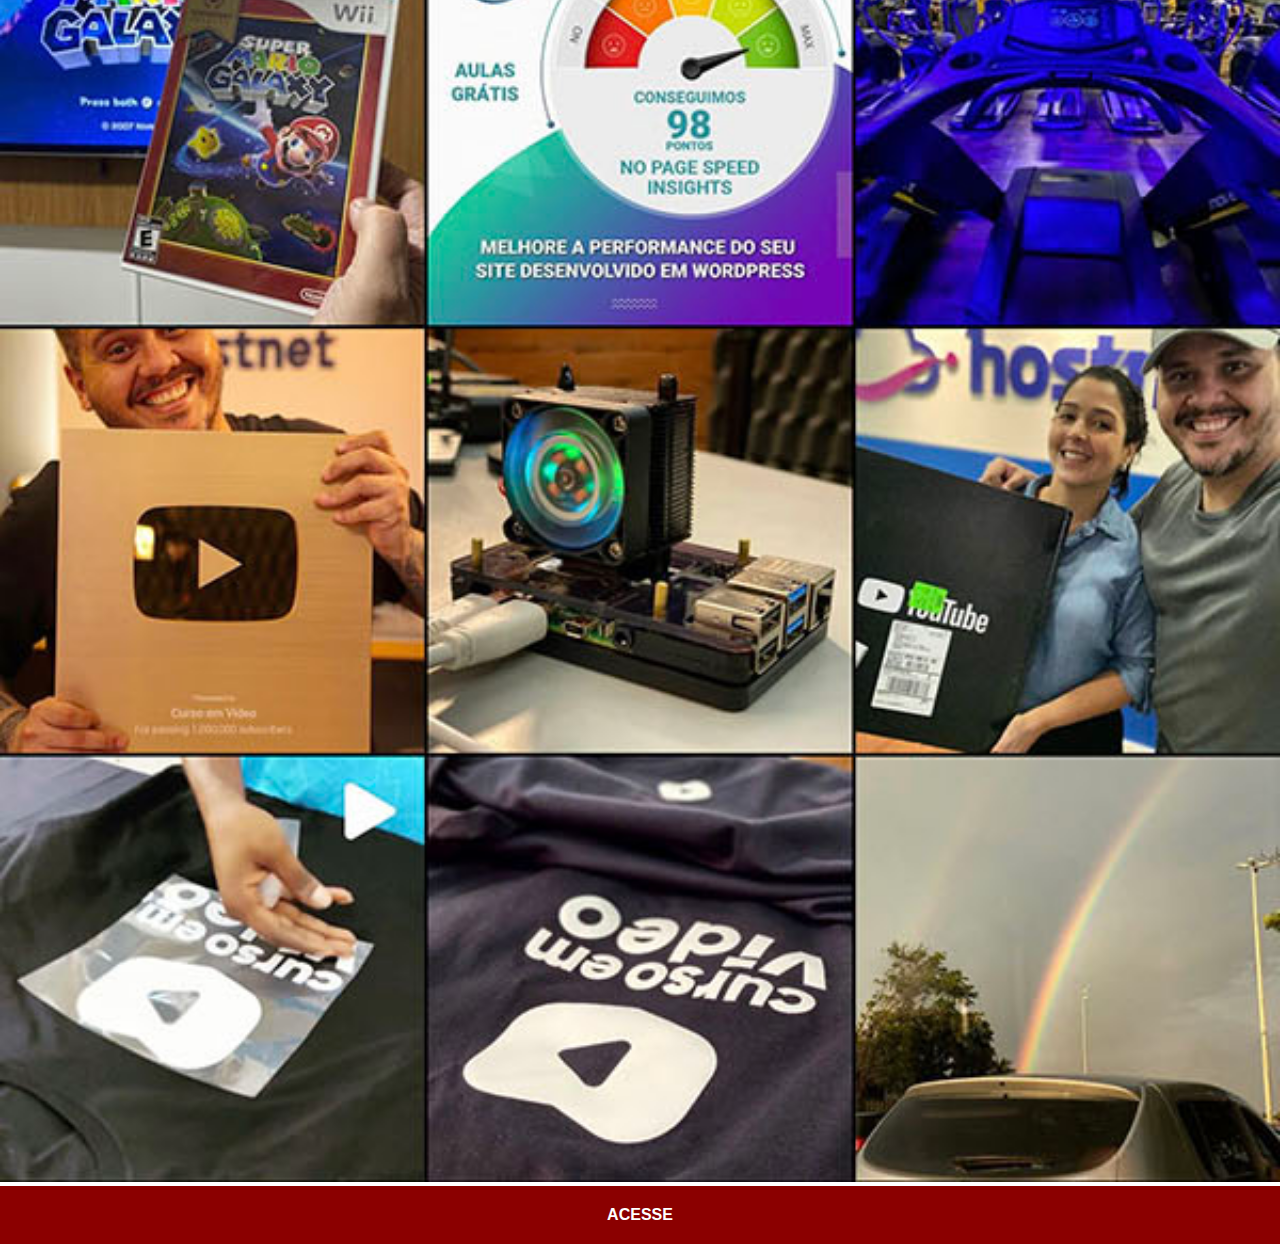
<file: instagram.html>
<!DOCTYPE html>
<html lang="pt-br">
<head>
    <meta charset="UTF-8">
    <meta name="viewport" content="width=device-width, initial-scale=1.0">
    <title>Instagram</title>
    <link rel="stylesheet" href="estilos/social.css">
</head>
<body>
    <img src="imagens/tela-instagram.jpg" alt="Instagram">
    <a href="https://www.instagram.com/">ACESSE</a>
</body>
</html>
</file>
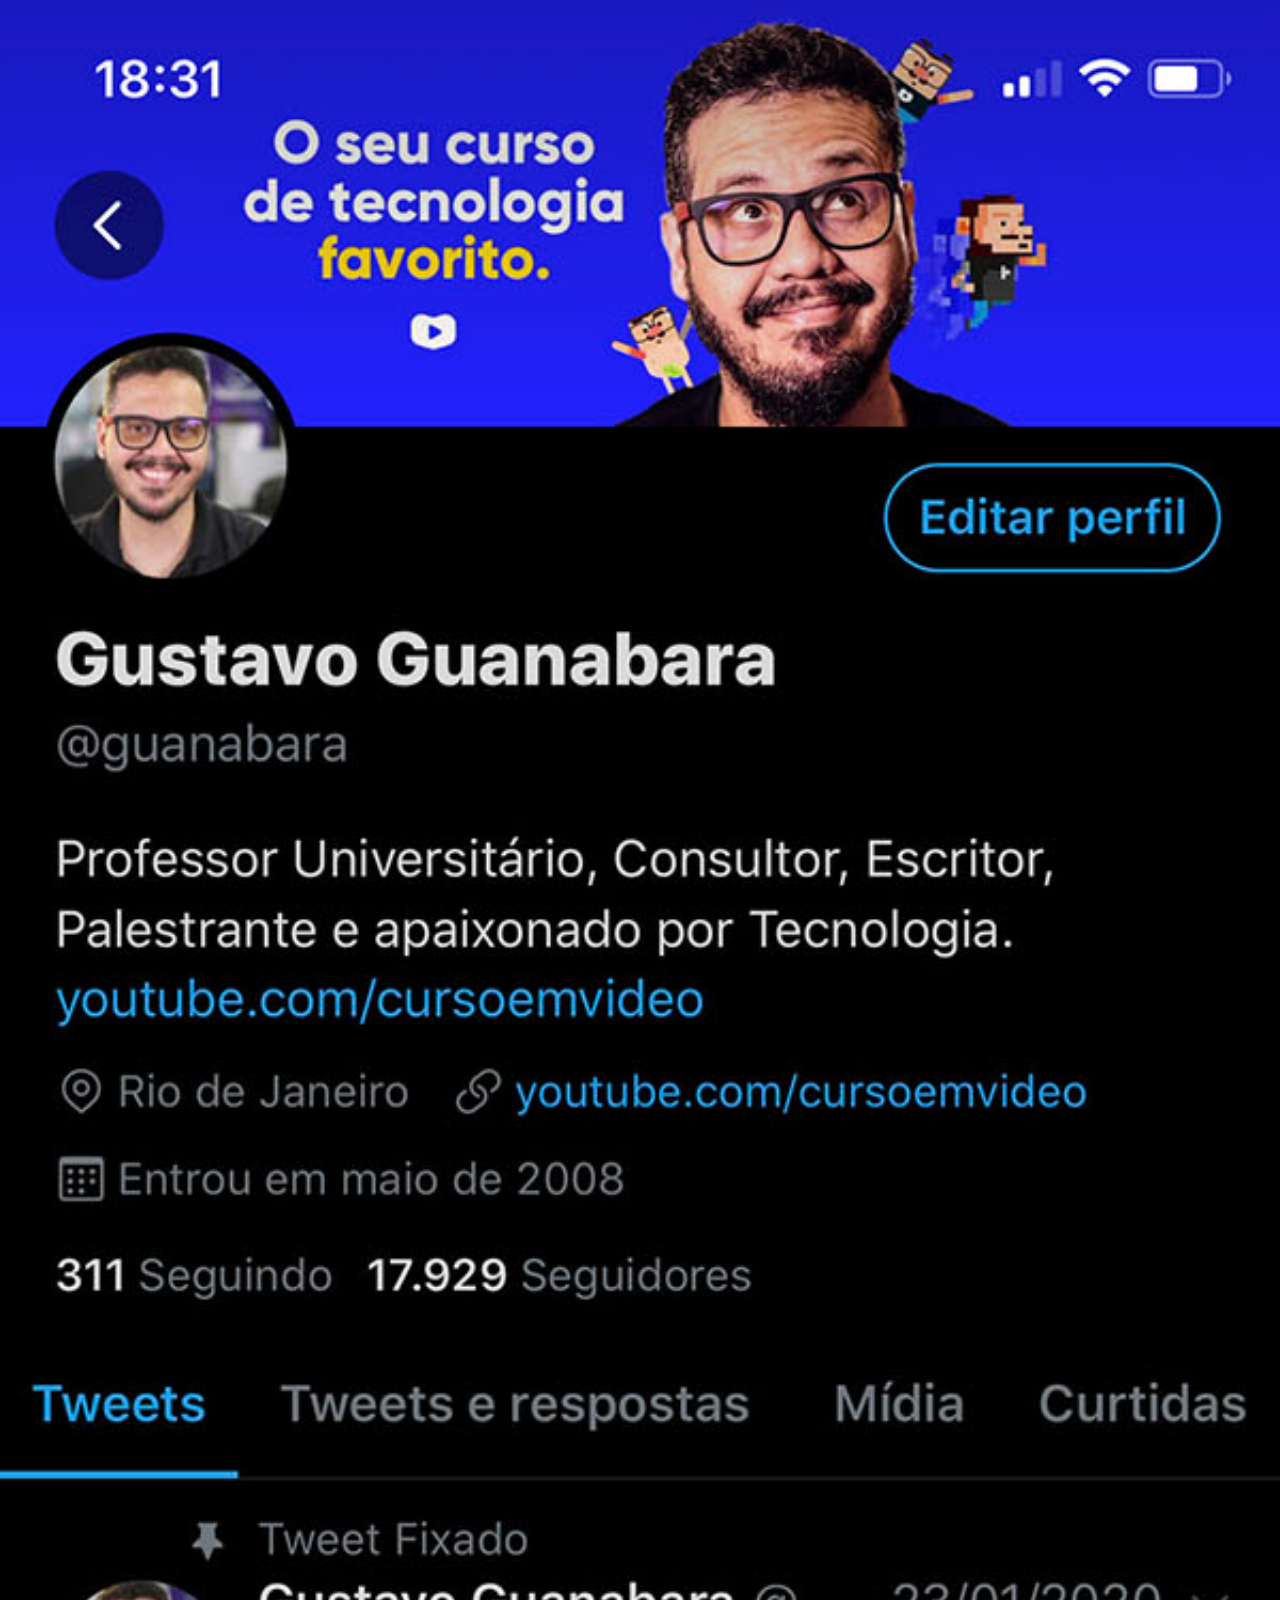
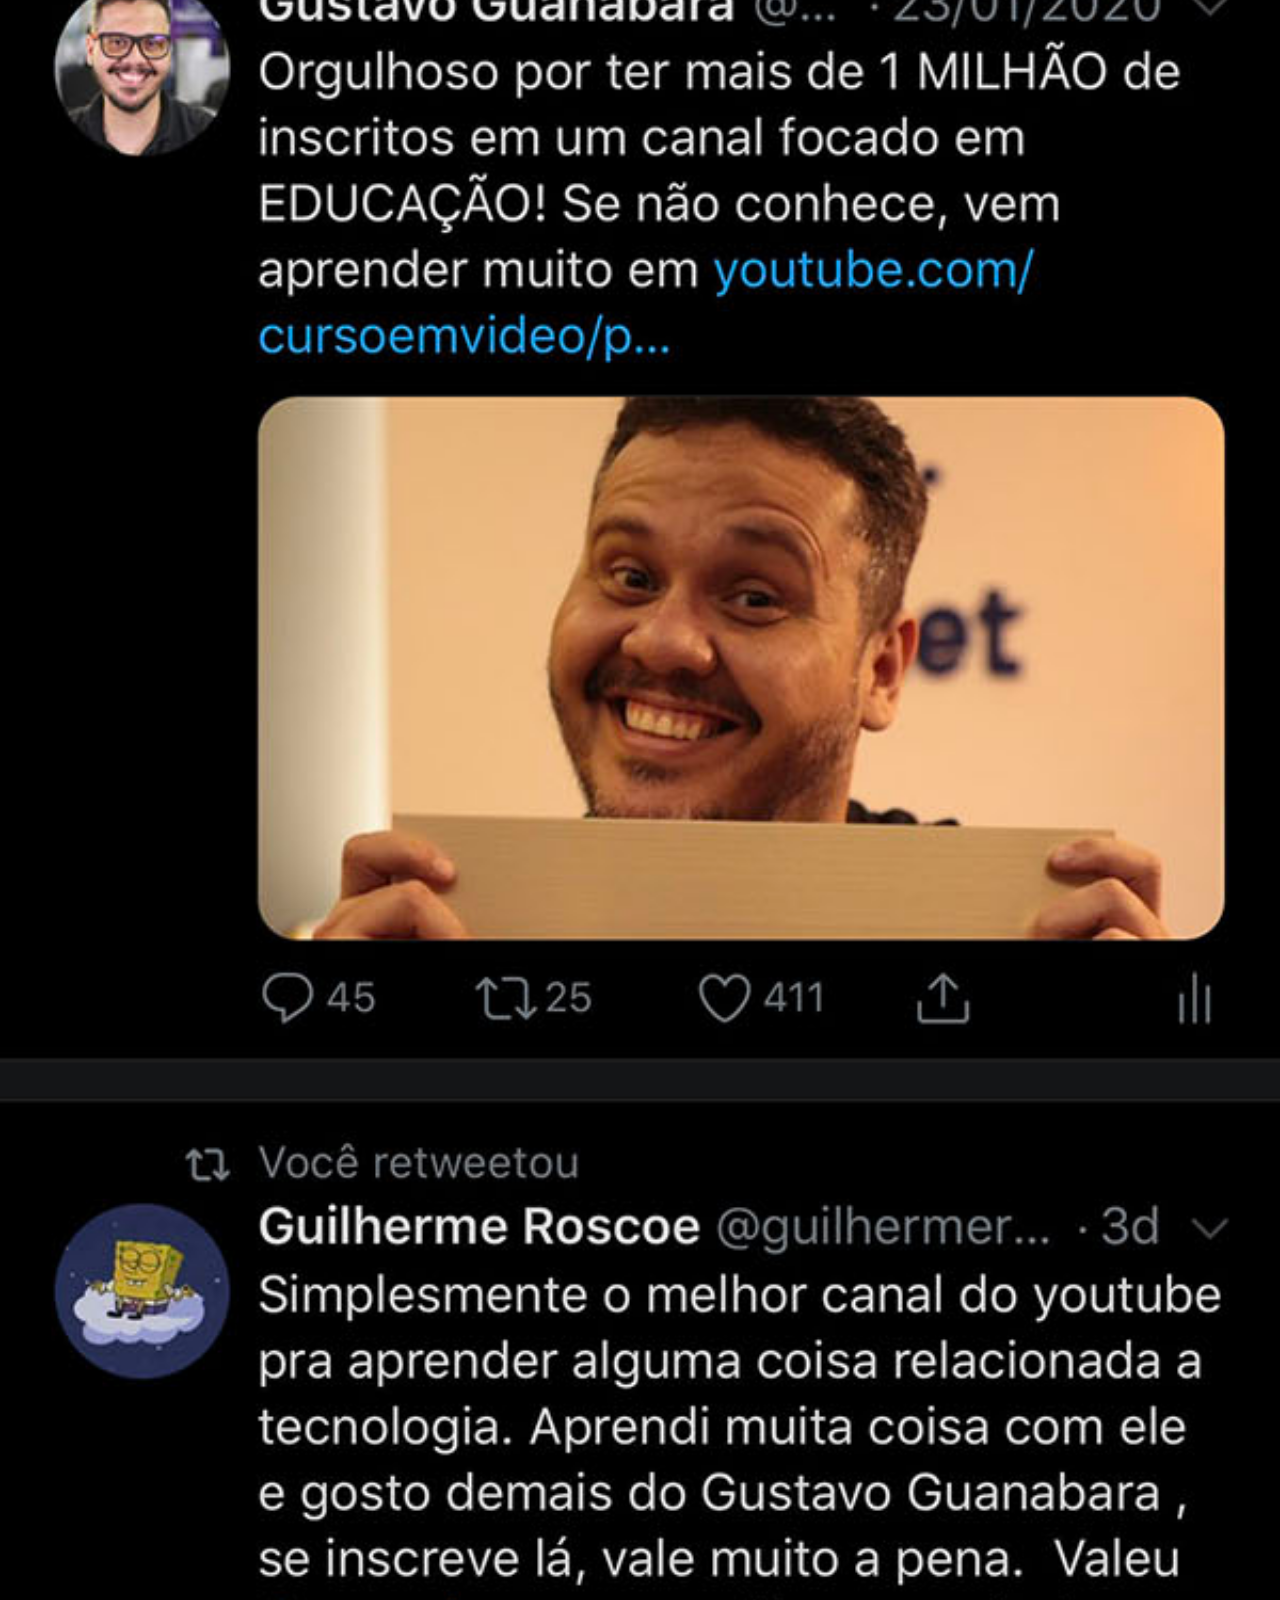
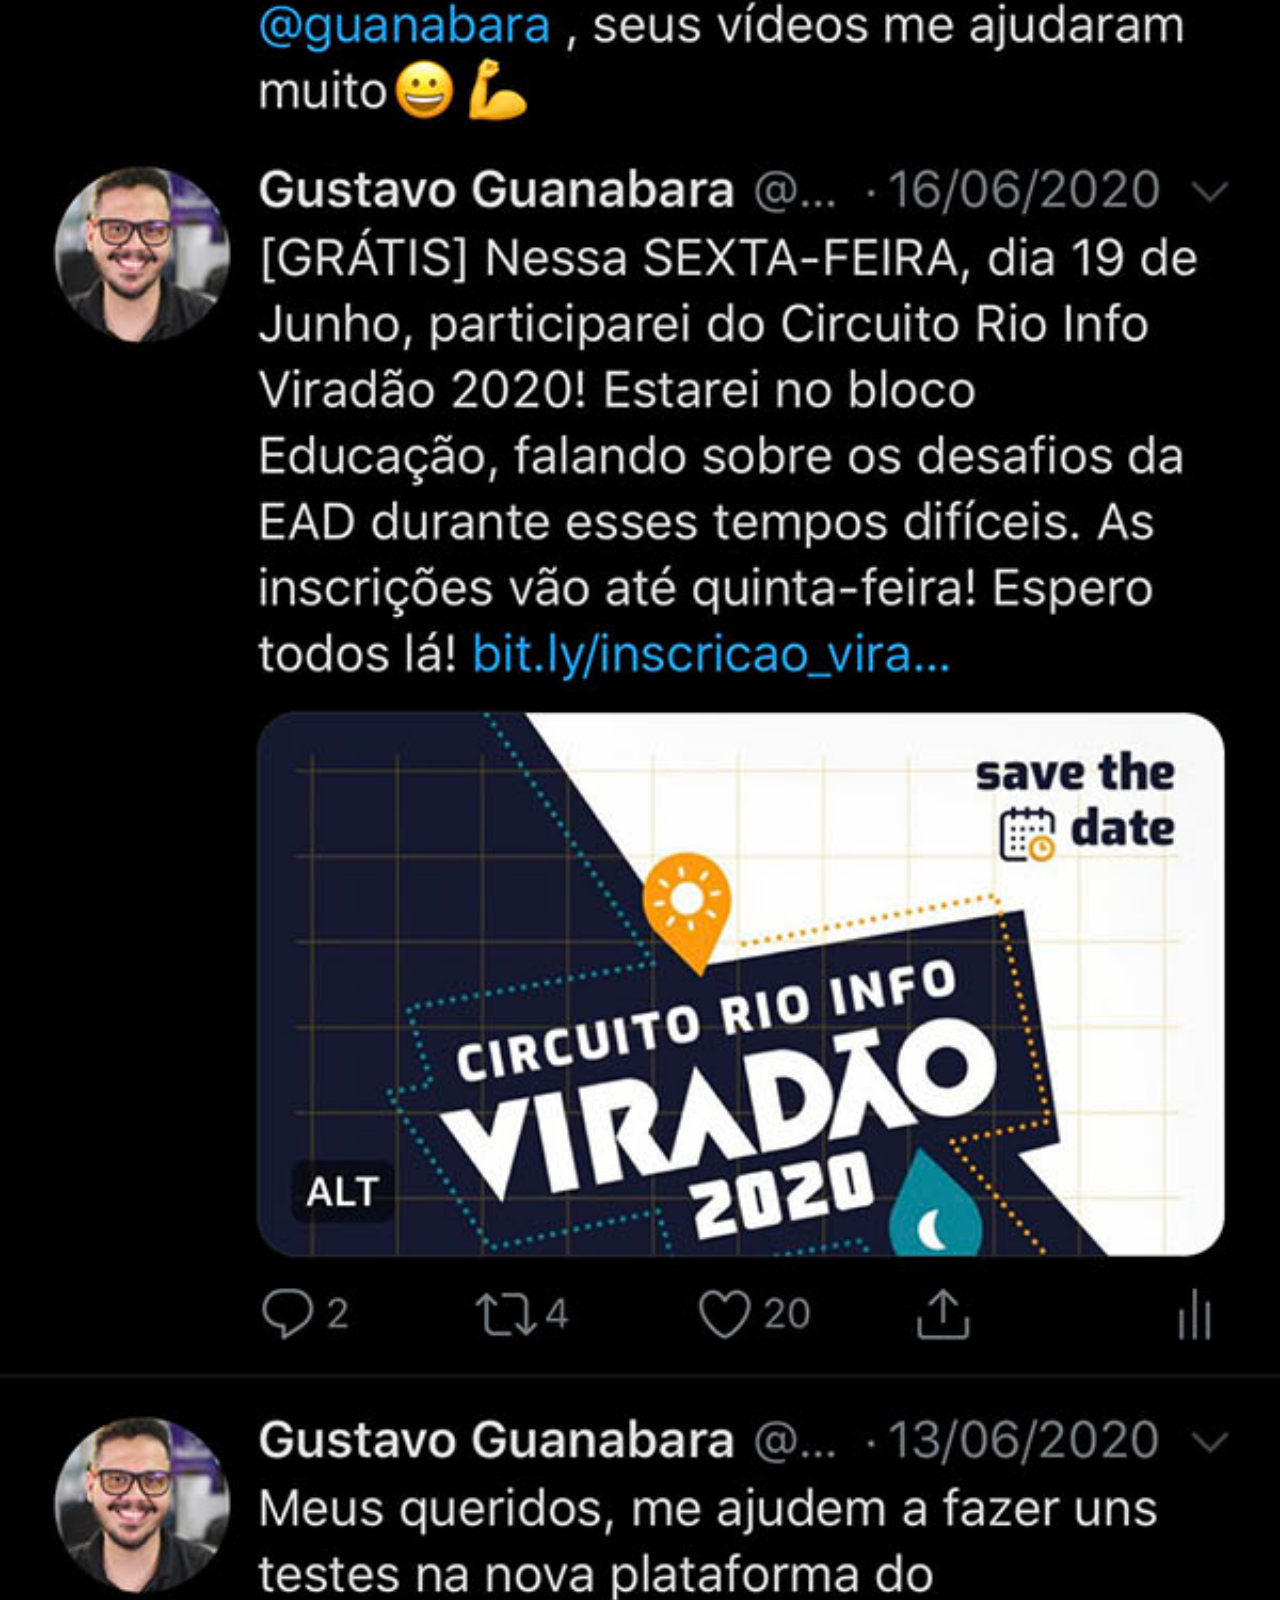
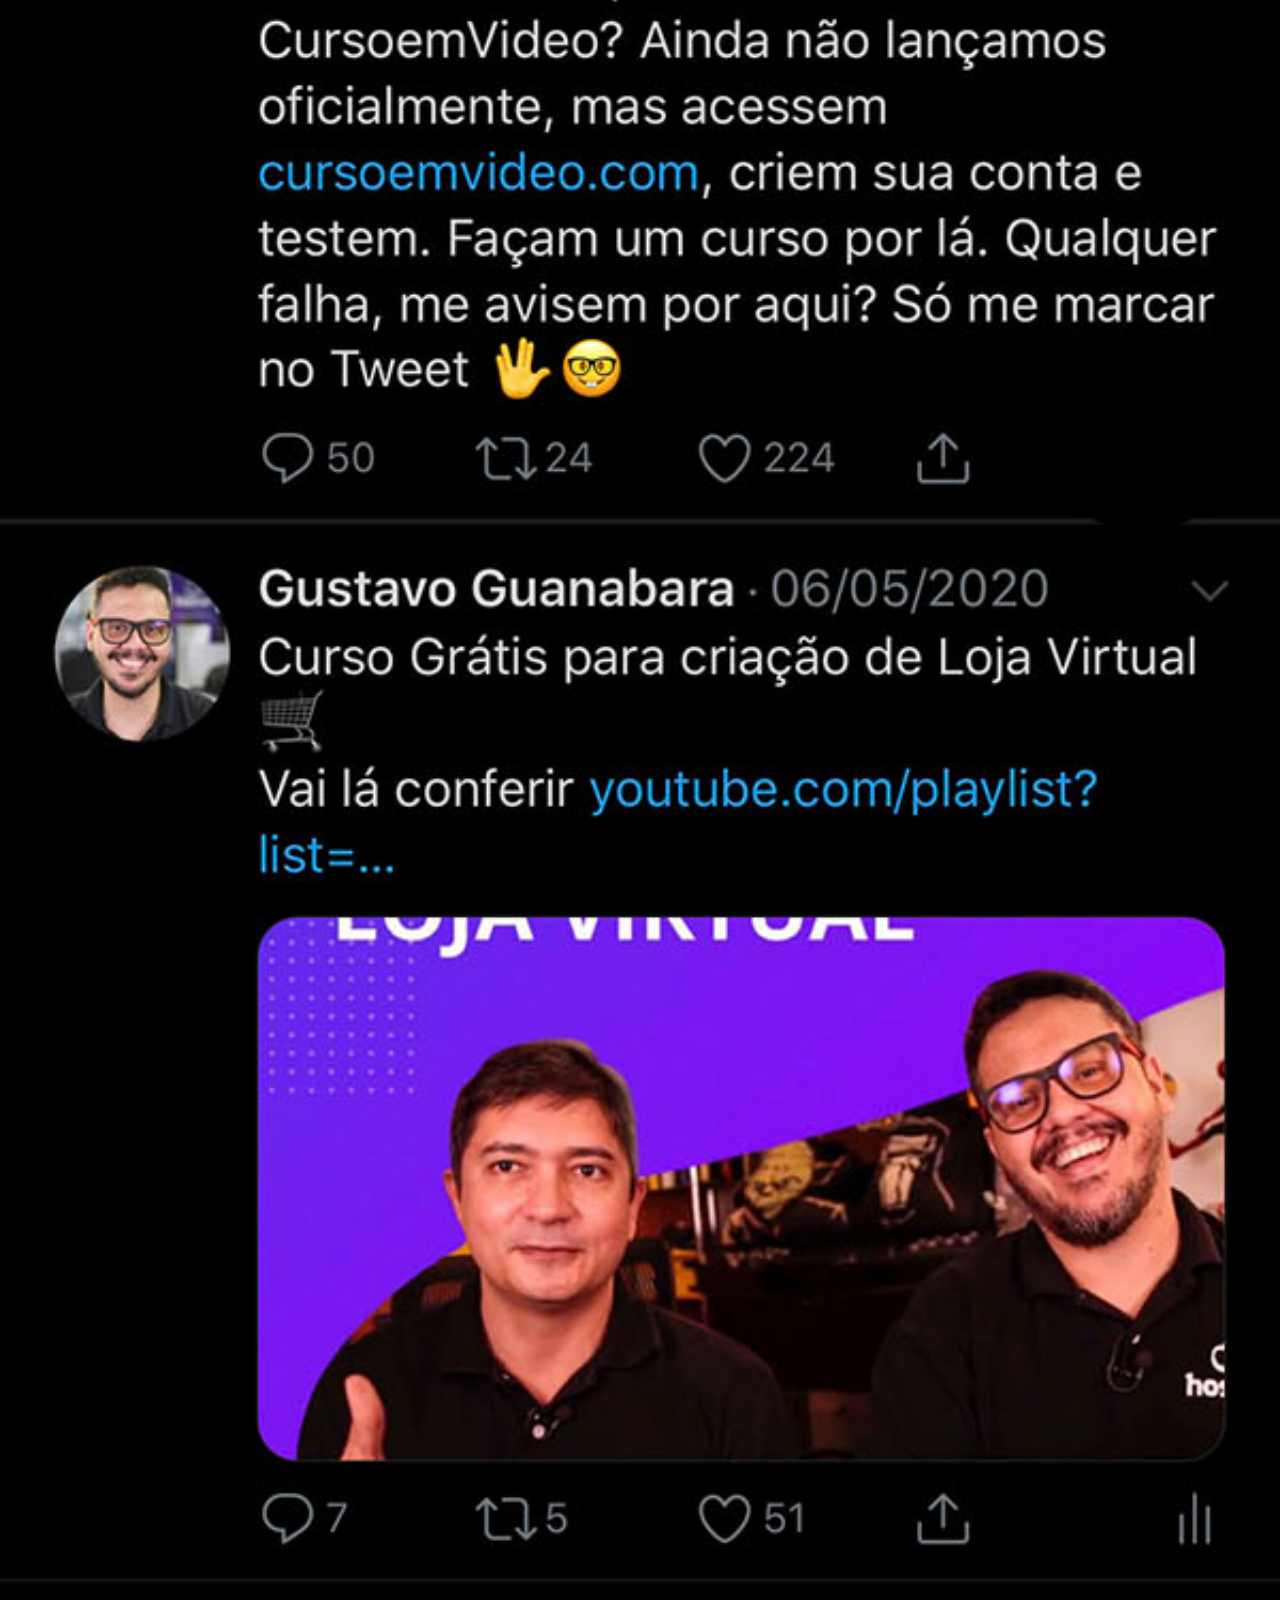
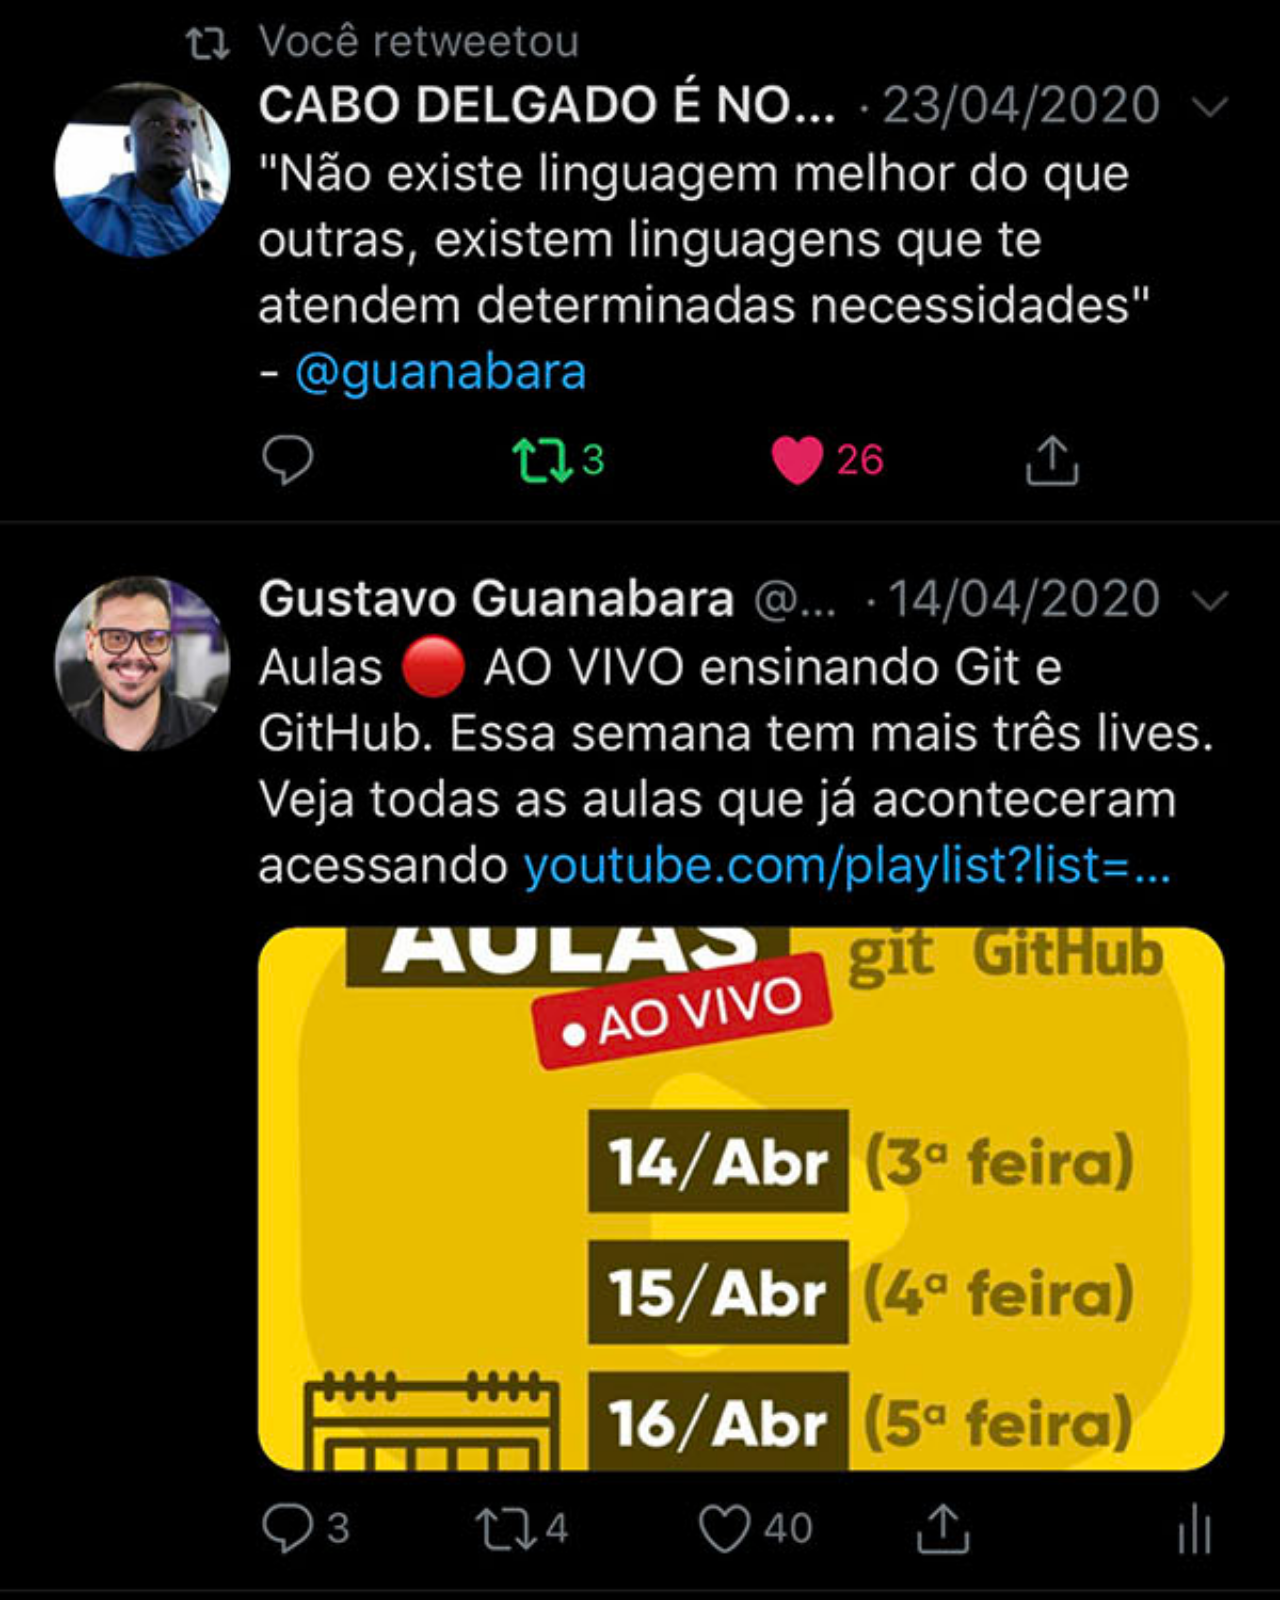
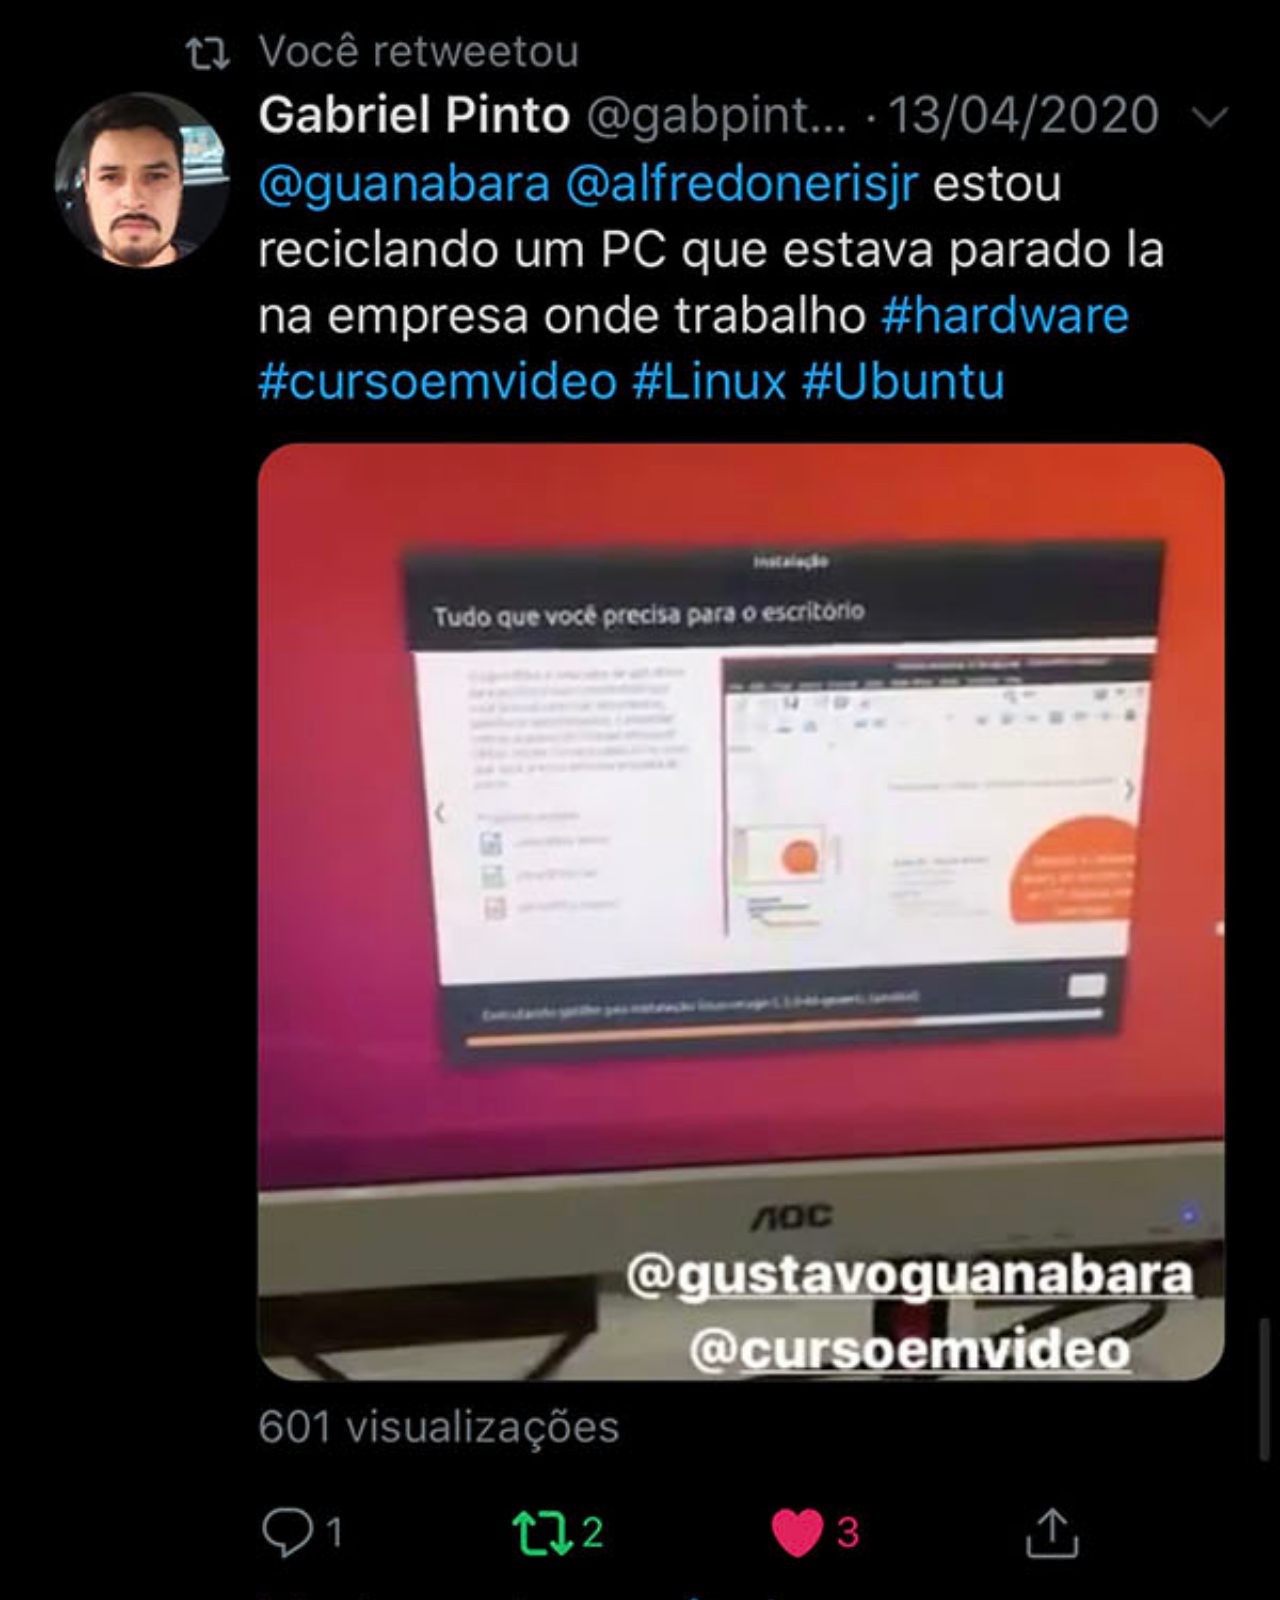
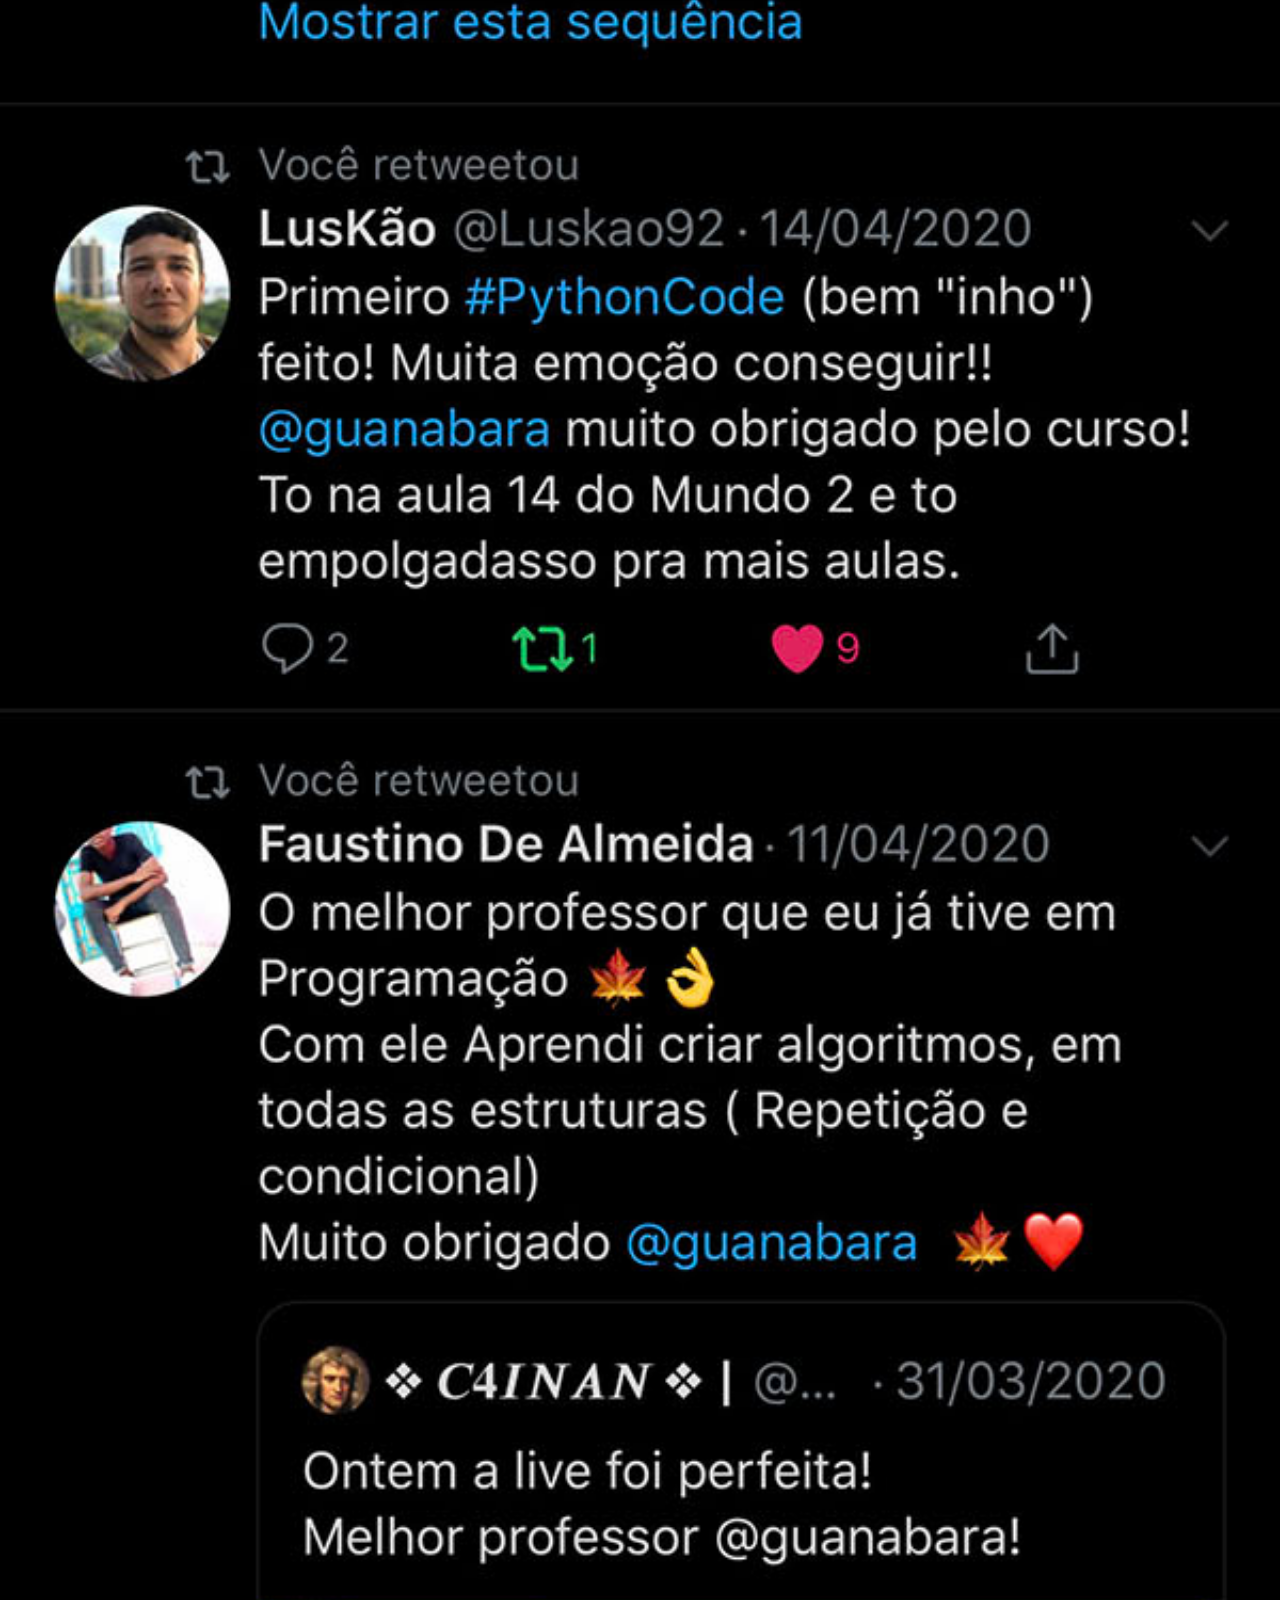
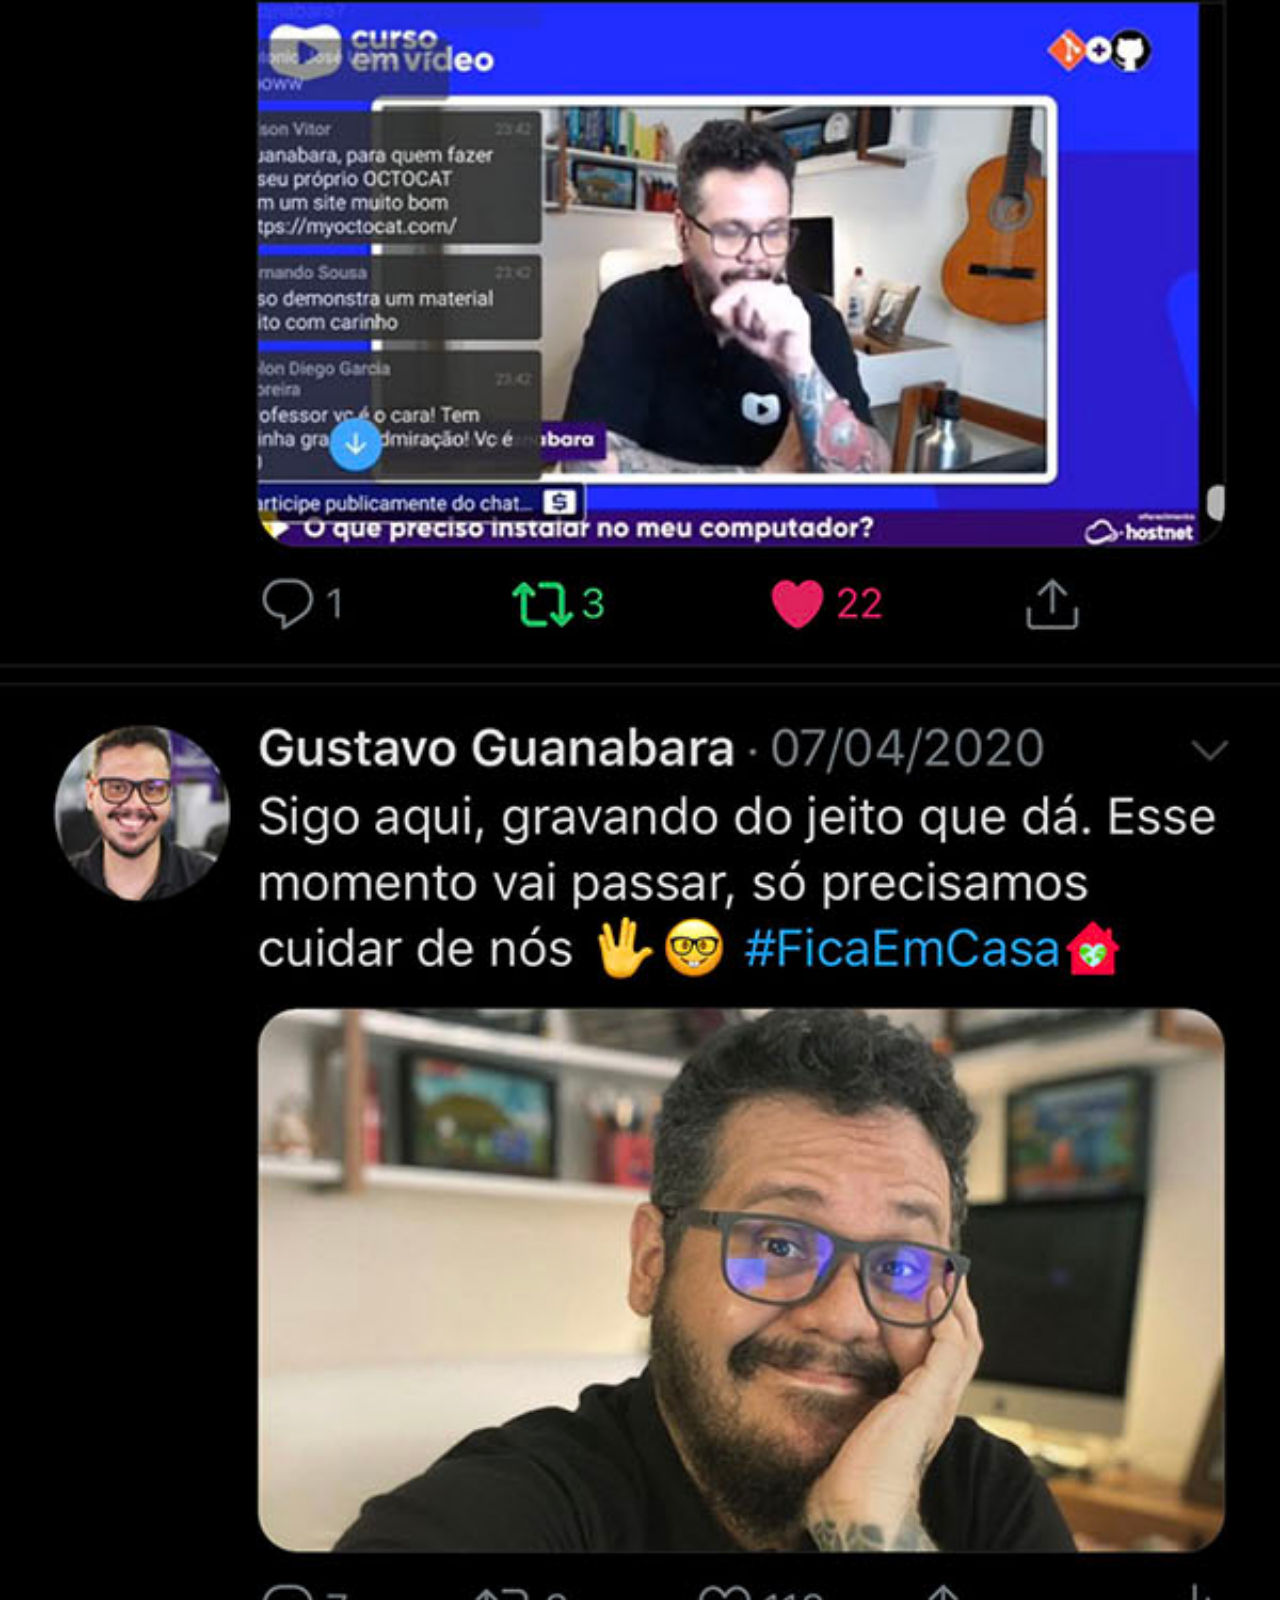
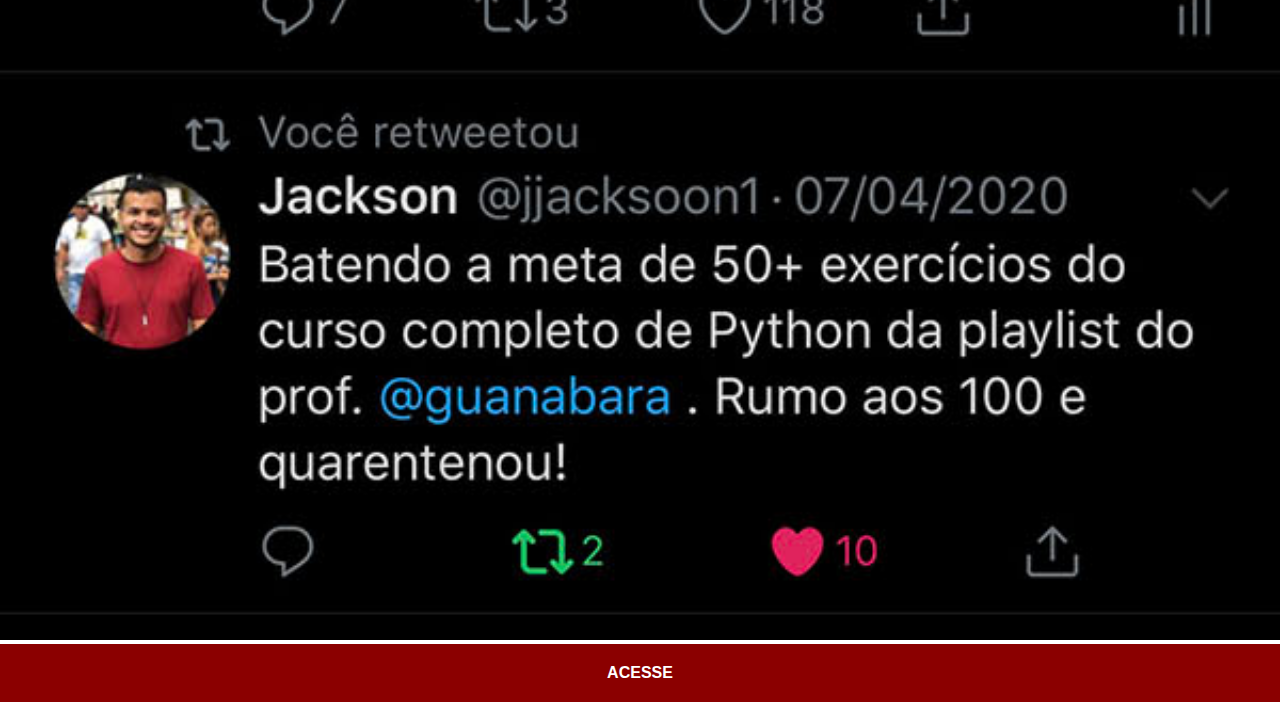
<file: x.html>
<!DOCTYPE html>
<html lang="pt-br">
<head>
    <meta charset="UTF-8">
    <meta name="viewport" content="width=device-width, initial-scale=1.0">
    <title>X</title>
    <link rel="stylesheet" href="estilos/social.css">
</head>
<body>
    <img src="imagens/tela-twitter.jpg" alt="X">
    <a href="https://x.com/">ACESSE</a>
</body>
</html>
</file>
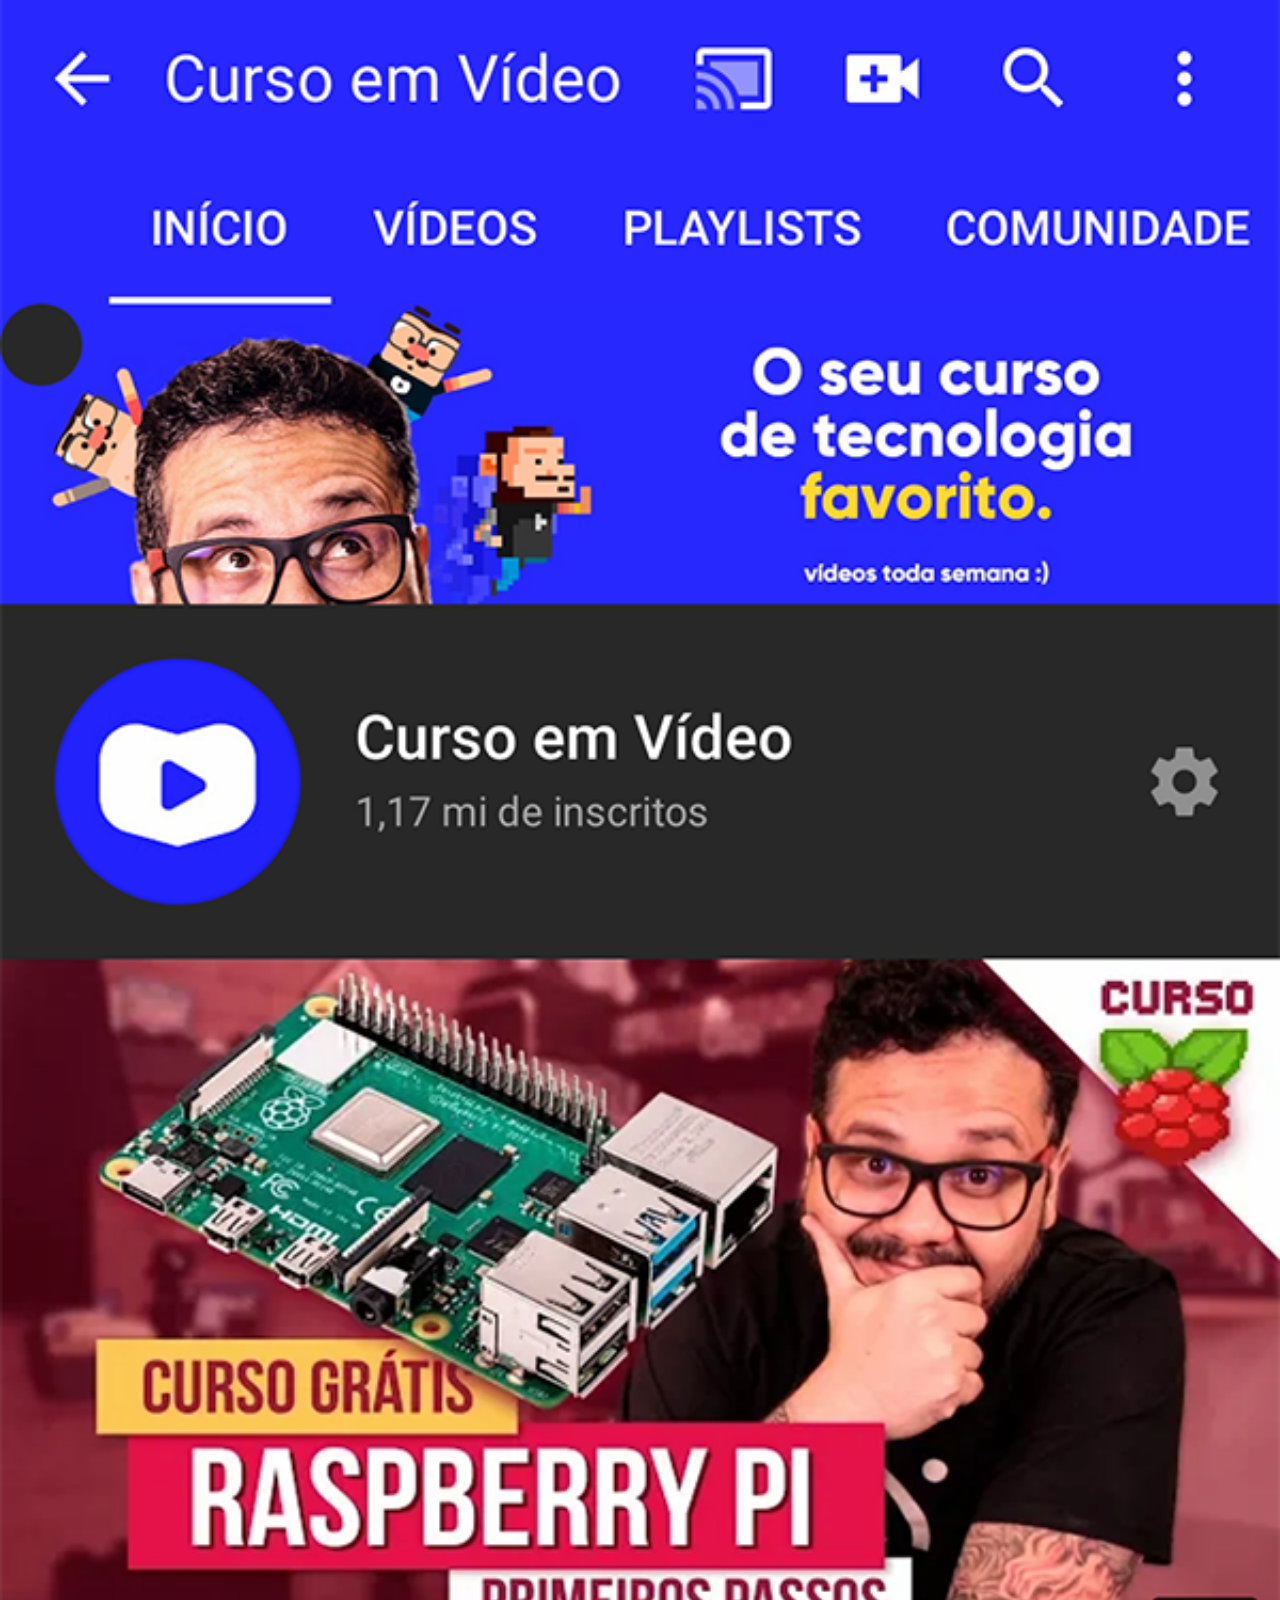
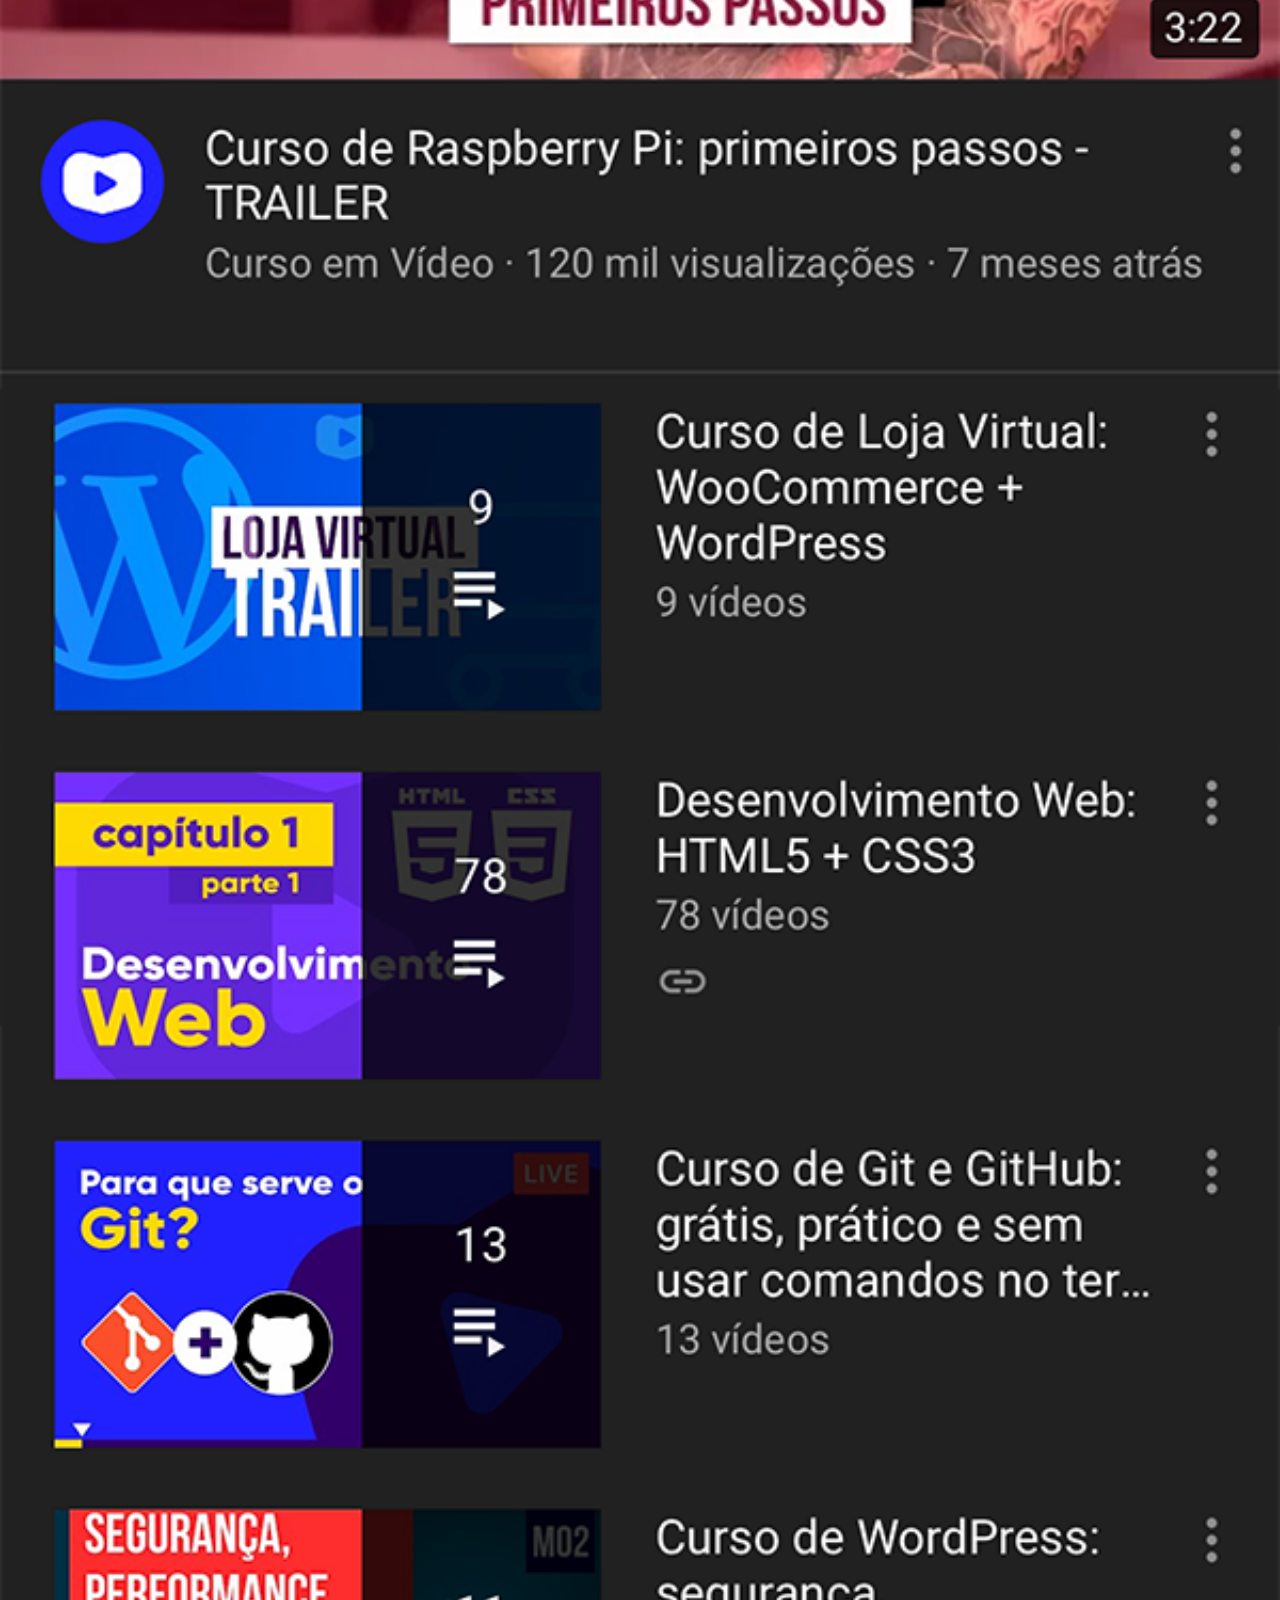
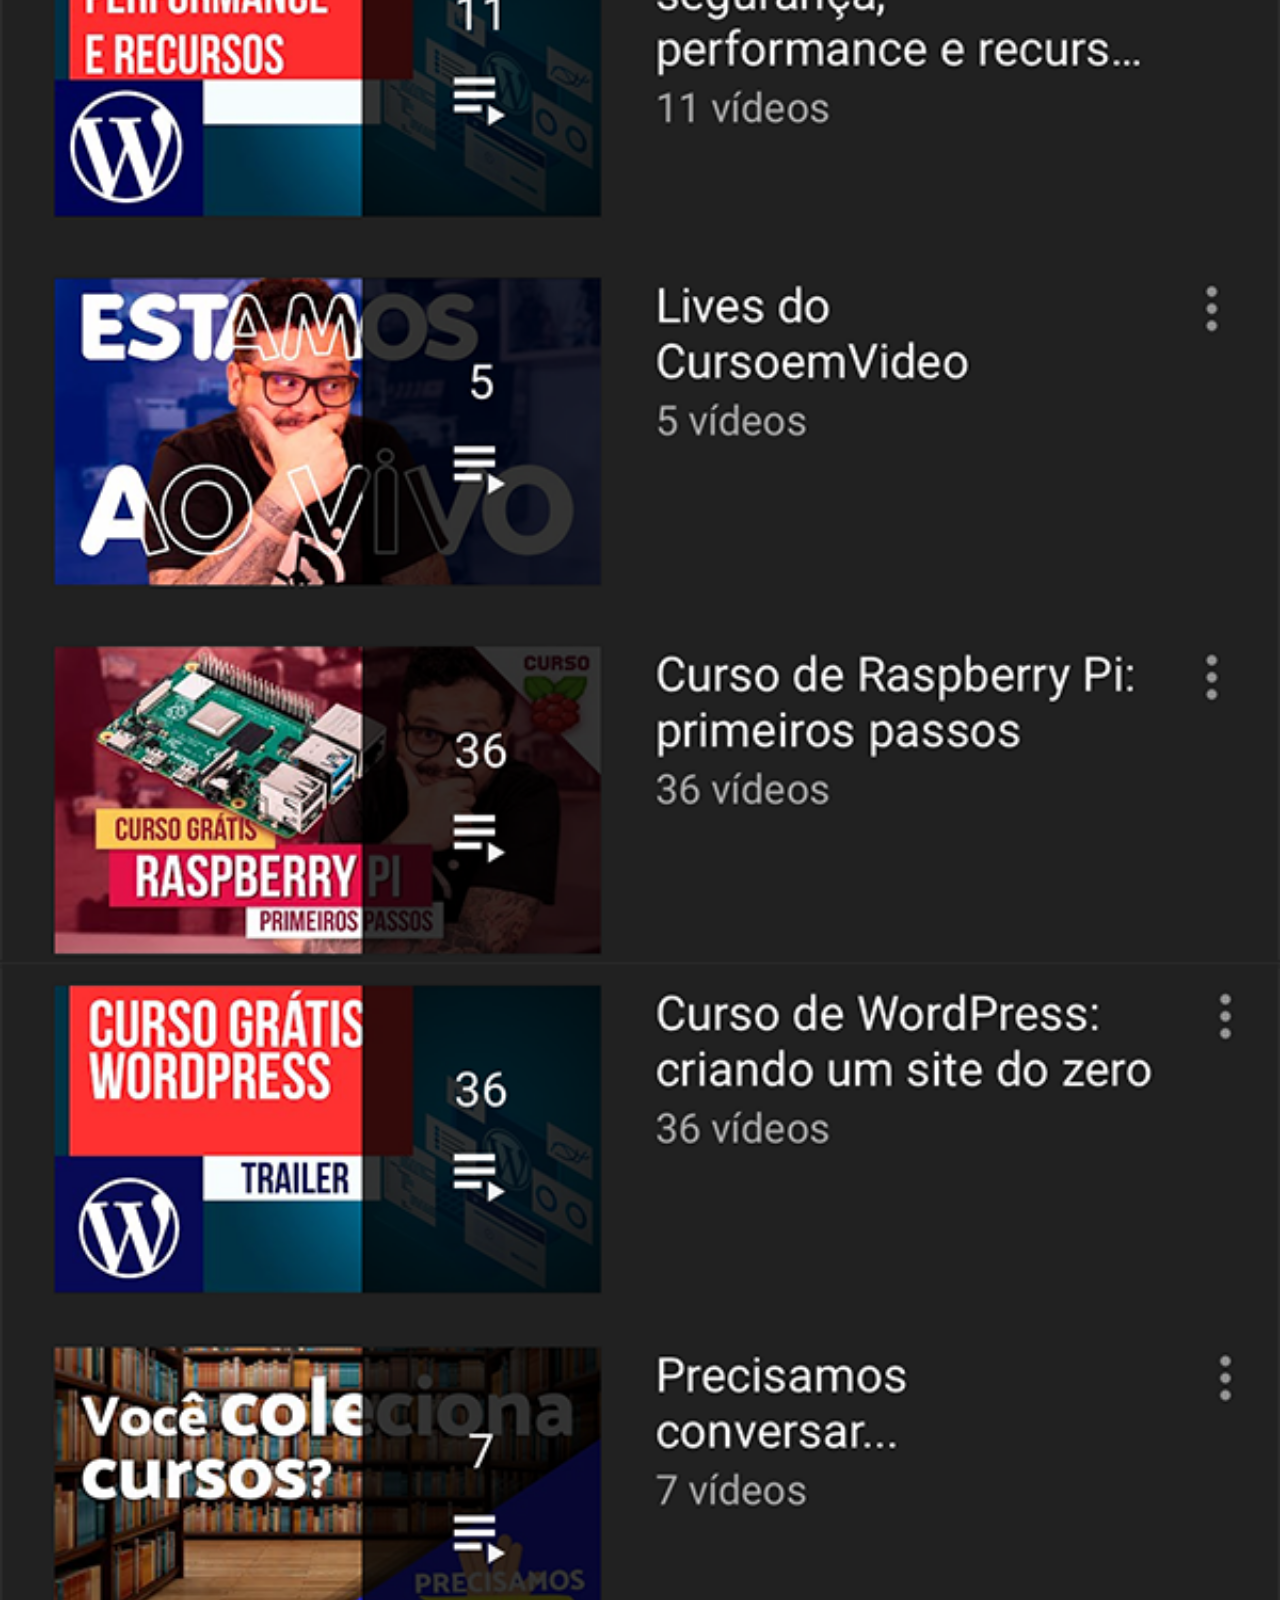
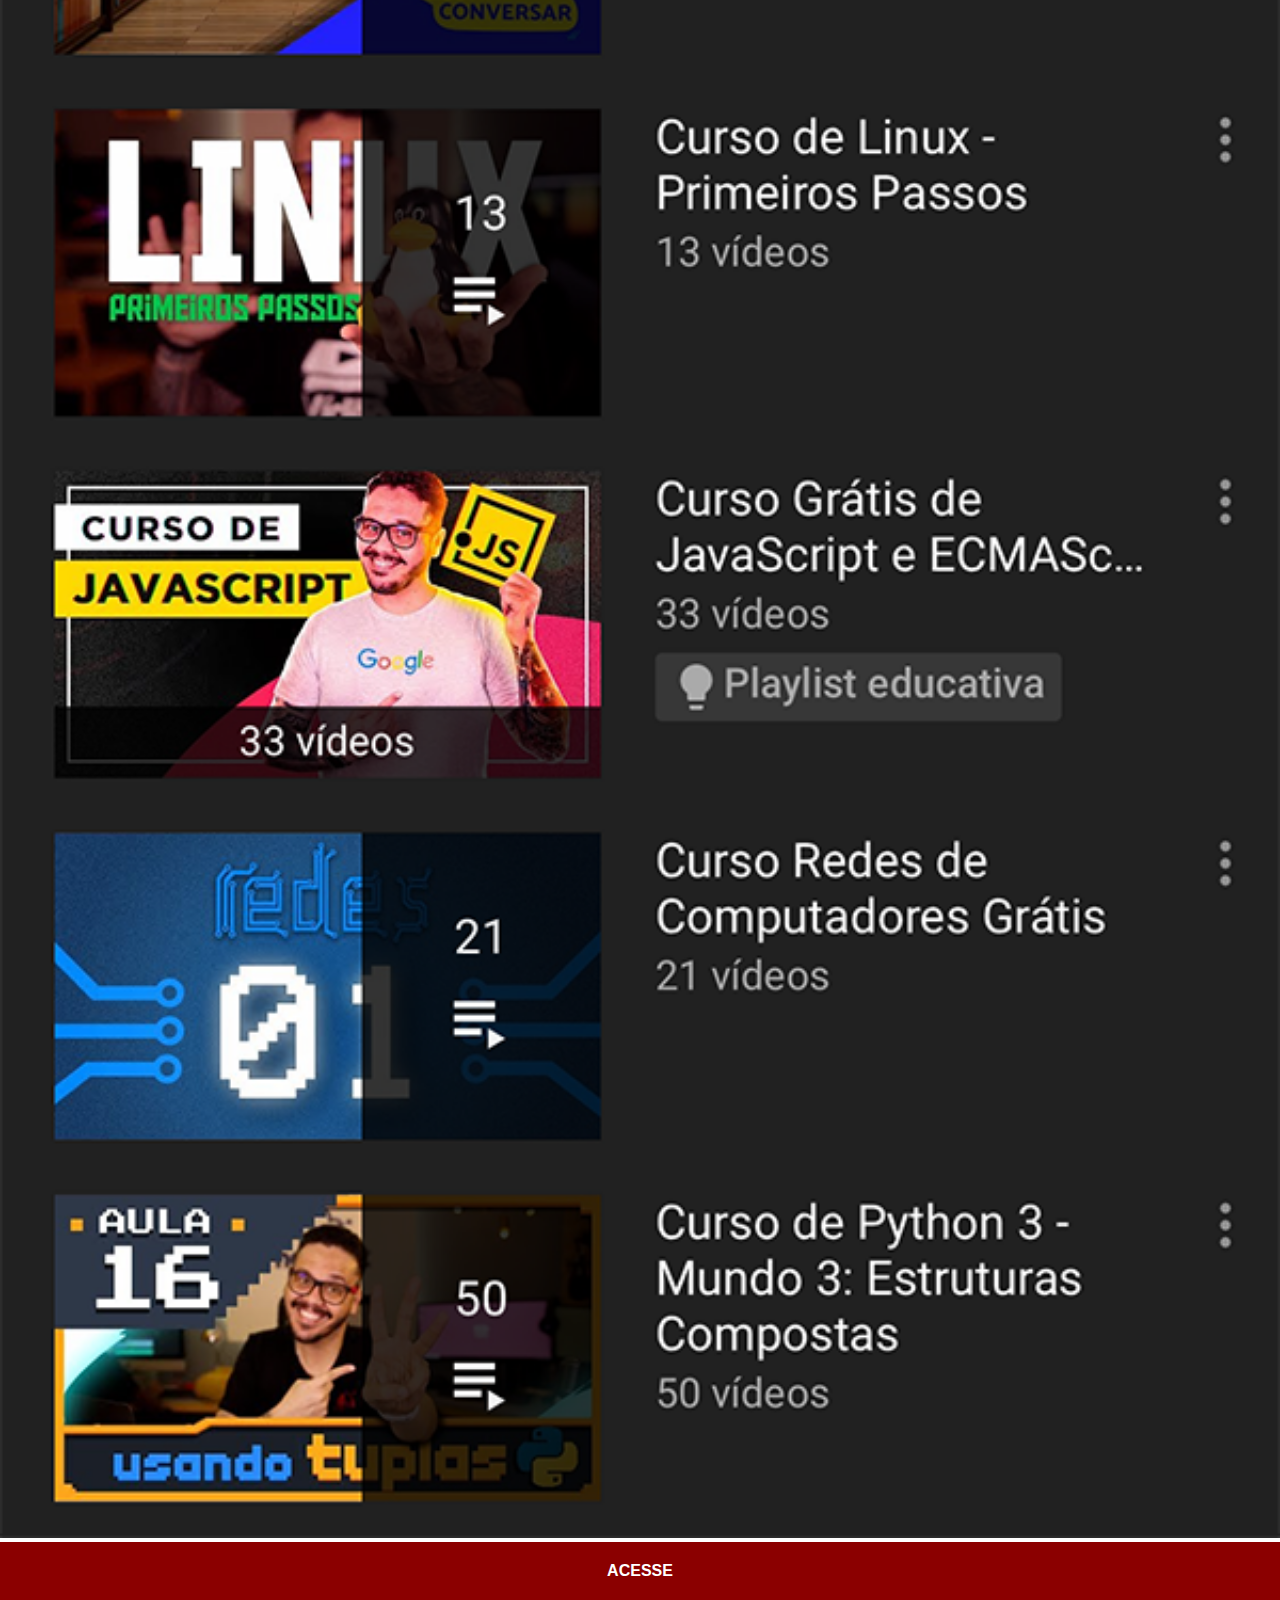
<file: youtube.html>
<!DOCTYPE html>
<html lang="pt-br">
<head>
    <meta charset="UTF-8">
    <meta name="viewport" content="width=device-width, initial-scale=1.0">
    <title>Youtube</title>
    <style>
        * {
            margin: 0px;
            padding: 0px;
            font-family: Arial, Helvetica, sans-serif;
        }
        /*ESCODER A BARRA DE ROLAR*/
    ::-webkit-scrollbar {
        width: 0px;
        height: 0px;
    }

        img {
            width: 100vw;
        }
        a {
            display: block;
            background-color: darkred;
            color: white;
            padding: 20px;
            text-align: center;
            font-weight: bolder;
            text-decoration: none;
        }
        a:hover {
            background-color: red;
        }
    </style>
</head>
<body>
    <img src="imagens/tela-youtube.png" alt="Youtube">
    <a href="https://www.youtube.com/c/CursoemV%C3%ADdeo/playlists">ACESSE</a>
</body>
</html>
</file>
<file: estilos/style.css>
@charset "UTF-8"

* {
    margin: 0px;
    padding: 0px;
    font-family: Arial, Helvetica, sans-serif;
}

html, body {
    margin: 0px;
    background-color: black;
}
body {
    background: url('../imagens/fundo-abstrato.jpg') no-repeat top center;
    background-size: cover;
    background-attachment: fixed;
}
main {
    position: relative;
    height: 100vh;
}
section#telefone {
    position: absolute;
    top: 50%;
    left: 50%;
    transform: translate(-50%, -50%);

    height: 627px;
    width: 311px;
    background: url('../imagens/frame-iphone.png')
}
iframe#tela {
    position: relative;
    top: 80px;
    left: 22px;
    width: 267px;
    height: 471px;
}
section#redes-sociais {
    text-align: right;
}
section#redes-sociais img {
    margin: 10px 10px -5px;
    width: 50px;
    border-radius: 50%;
    box-shadow: 2px 2px 5px rgba(0, 0, 0, 0.404);
    box-sizing: border-box;
}
section#redes-sociais img:hover {
    border: 2px solid rgba(255, 255, 255, 0.603);
    transform: translate(-3px, -3px);
    box-shadow: 5px 5px rgba(0, 0, 0, 0.404);
    transition: transform 0.3s, border 1s;
}
</file>
<file: estilos/social.css>
@charset "UTF-8";
 
        * {
            margin: 0px;
            padding: 0px;
            font-family: Arial, Helvetica, sans-serif;
        }
        /*ESCODER A BARRA DE ROLAR*/
    ::-webkit-scrollbar {
        width: 0px;
        height: 0px;
    }

        img {
            width: 100vw;
        }
        a {
            display: block;
            background-color: darkred;
            color: white;
            padding: 20px;
            text-align: center;
            font-weight: bolder;
            text-decoration: none;
        }
        a:hover {
            background-color: red;
        }
</file>
